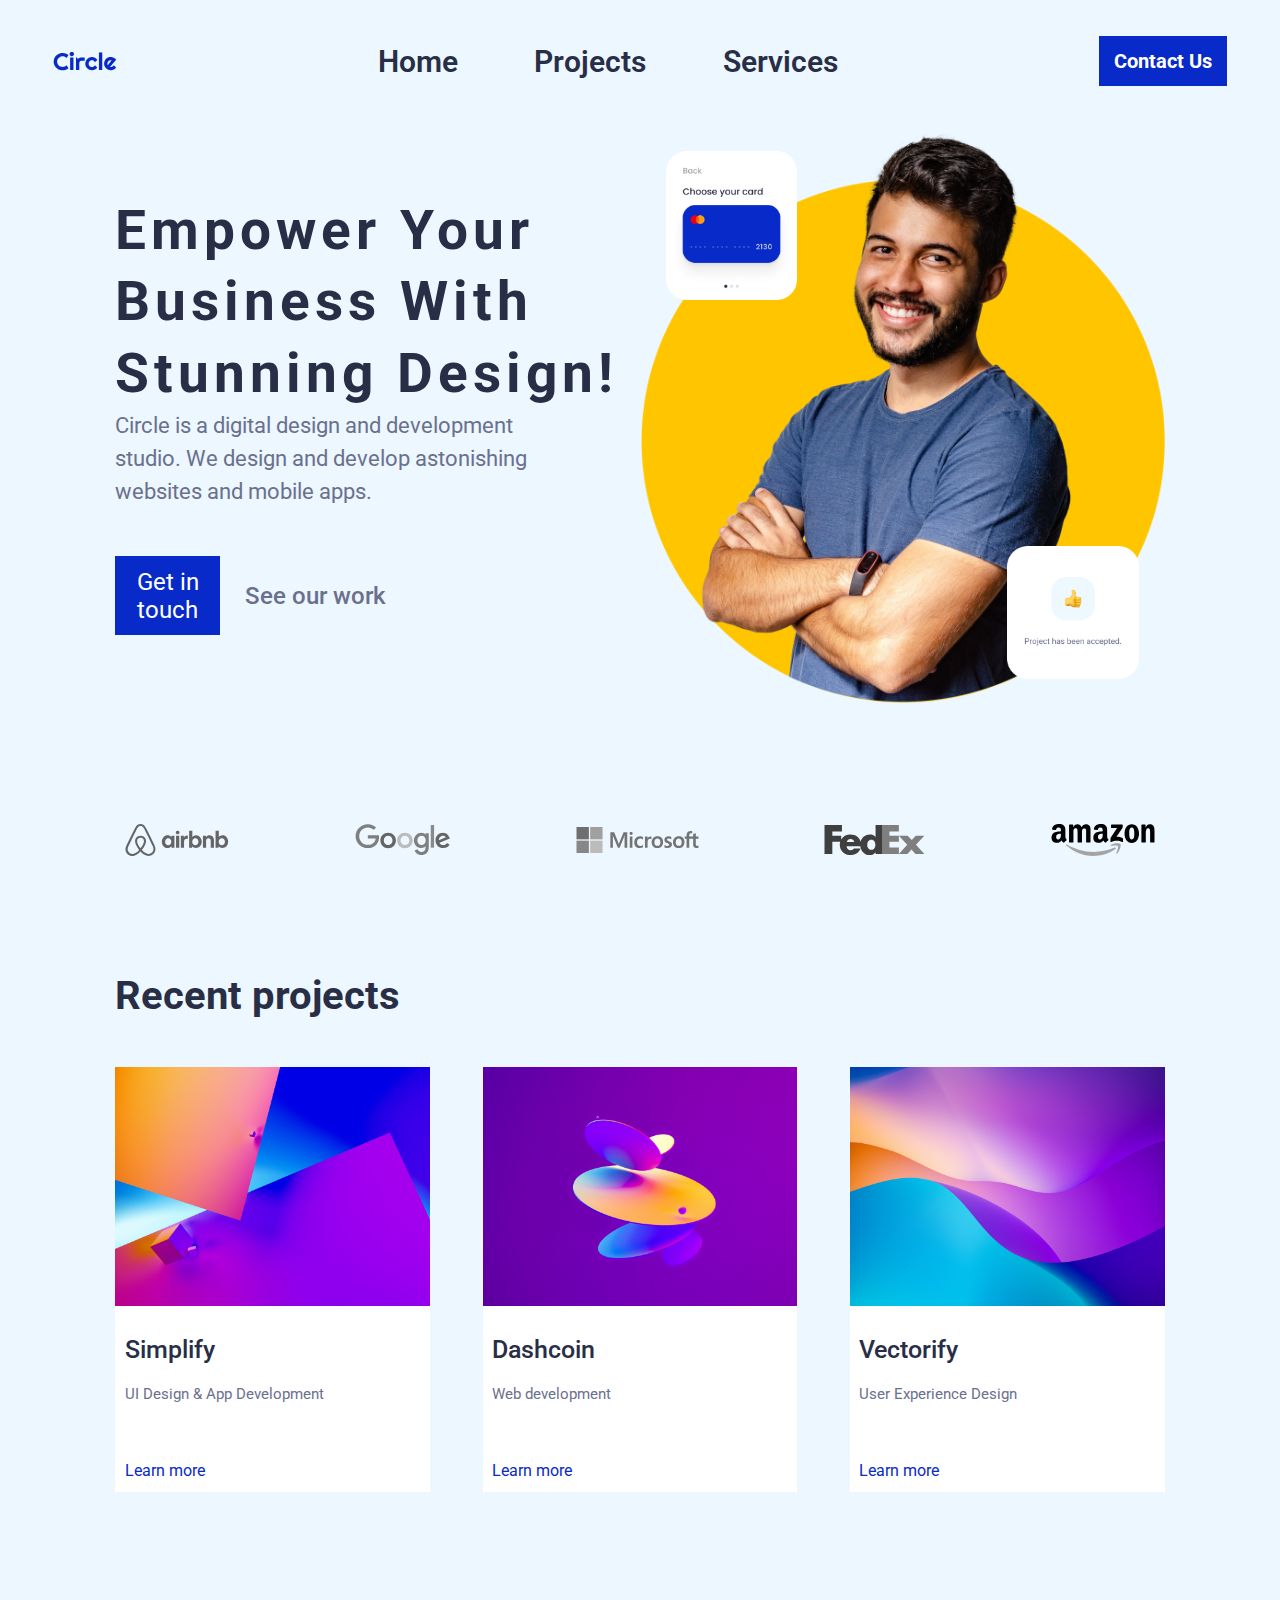
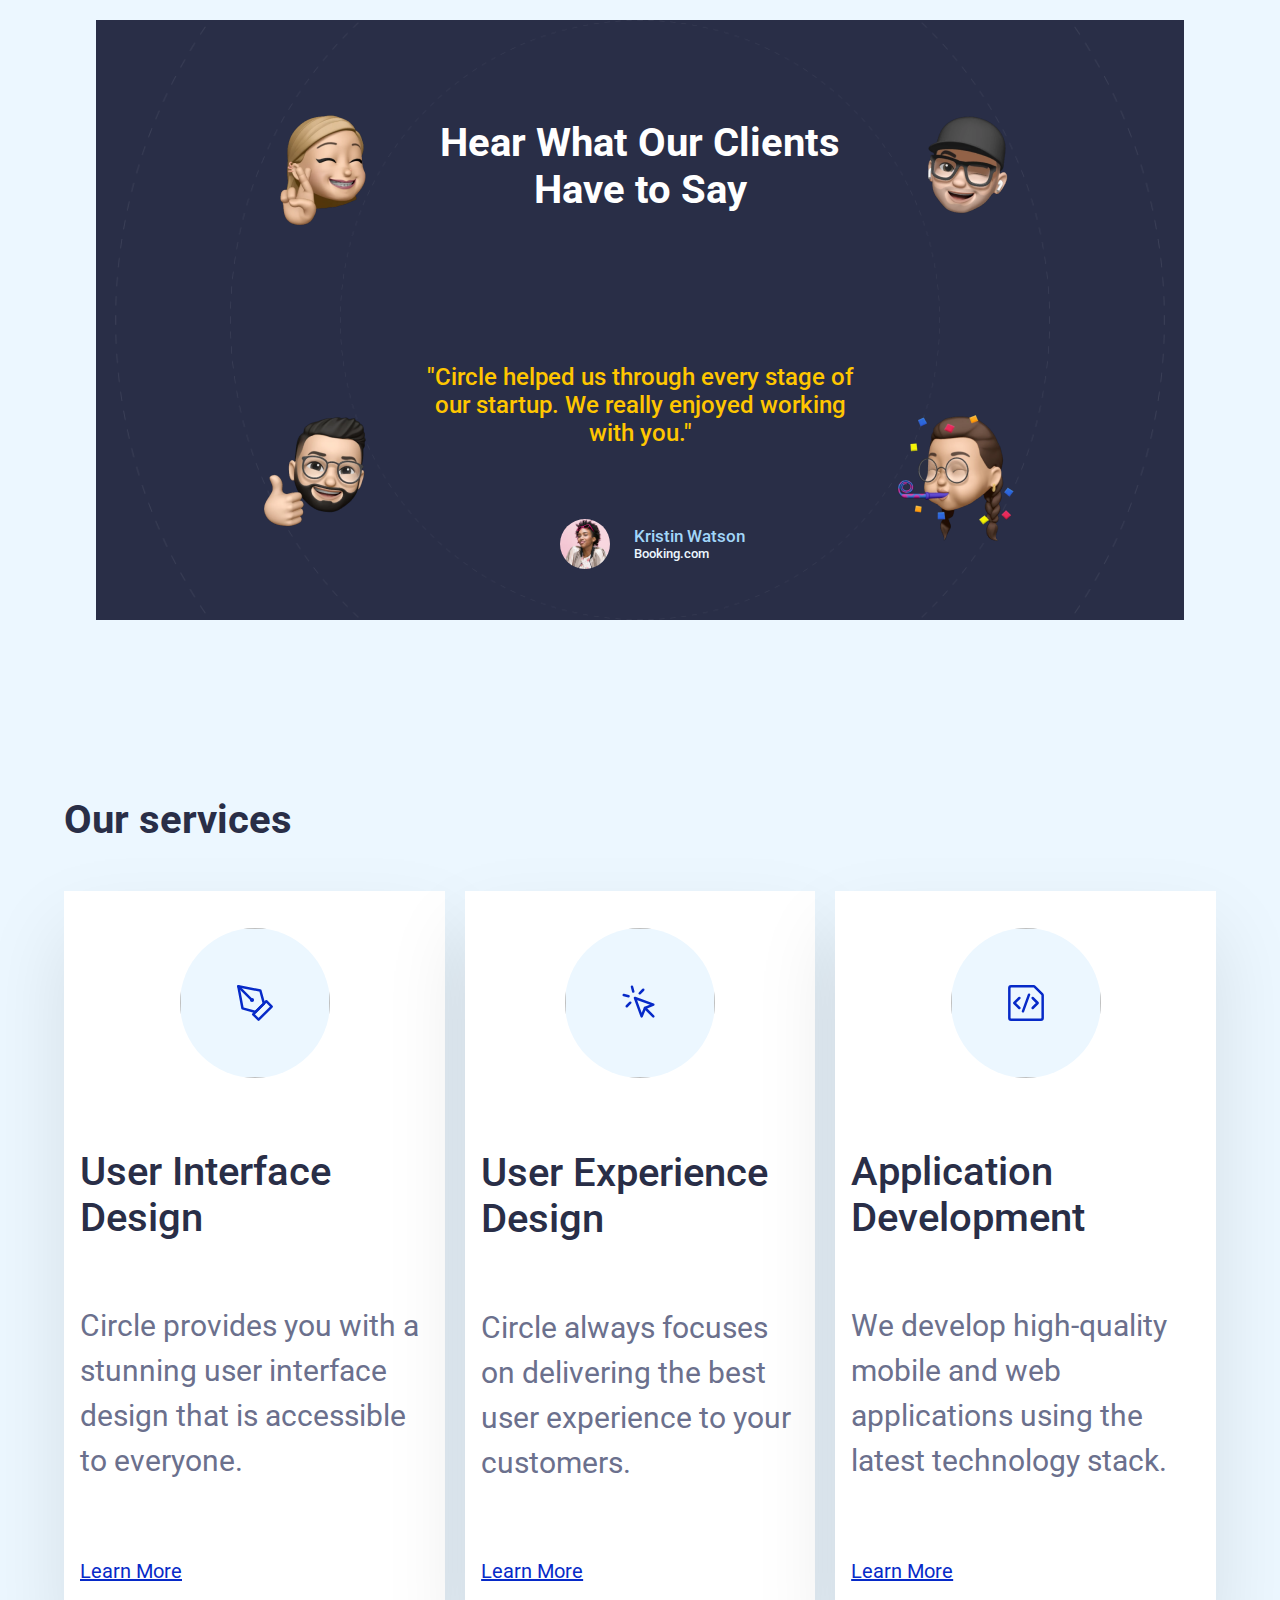
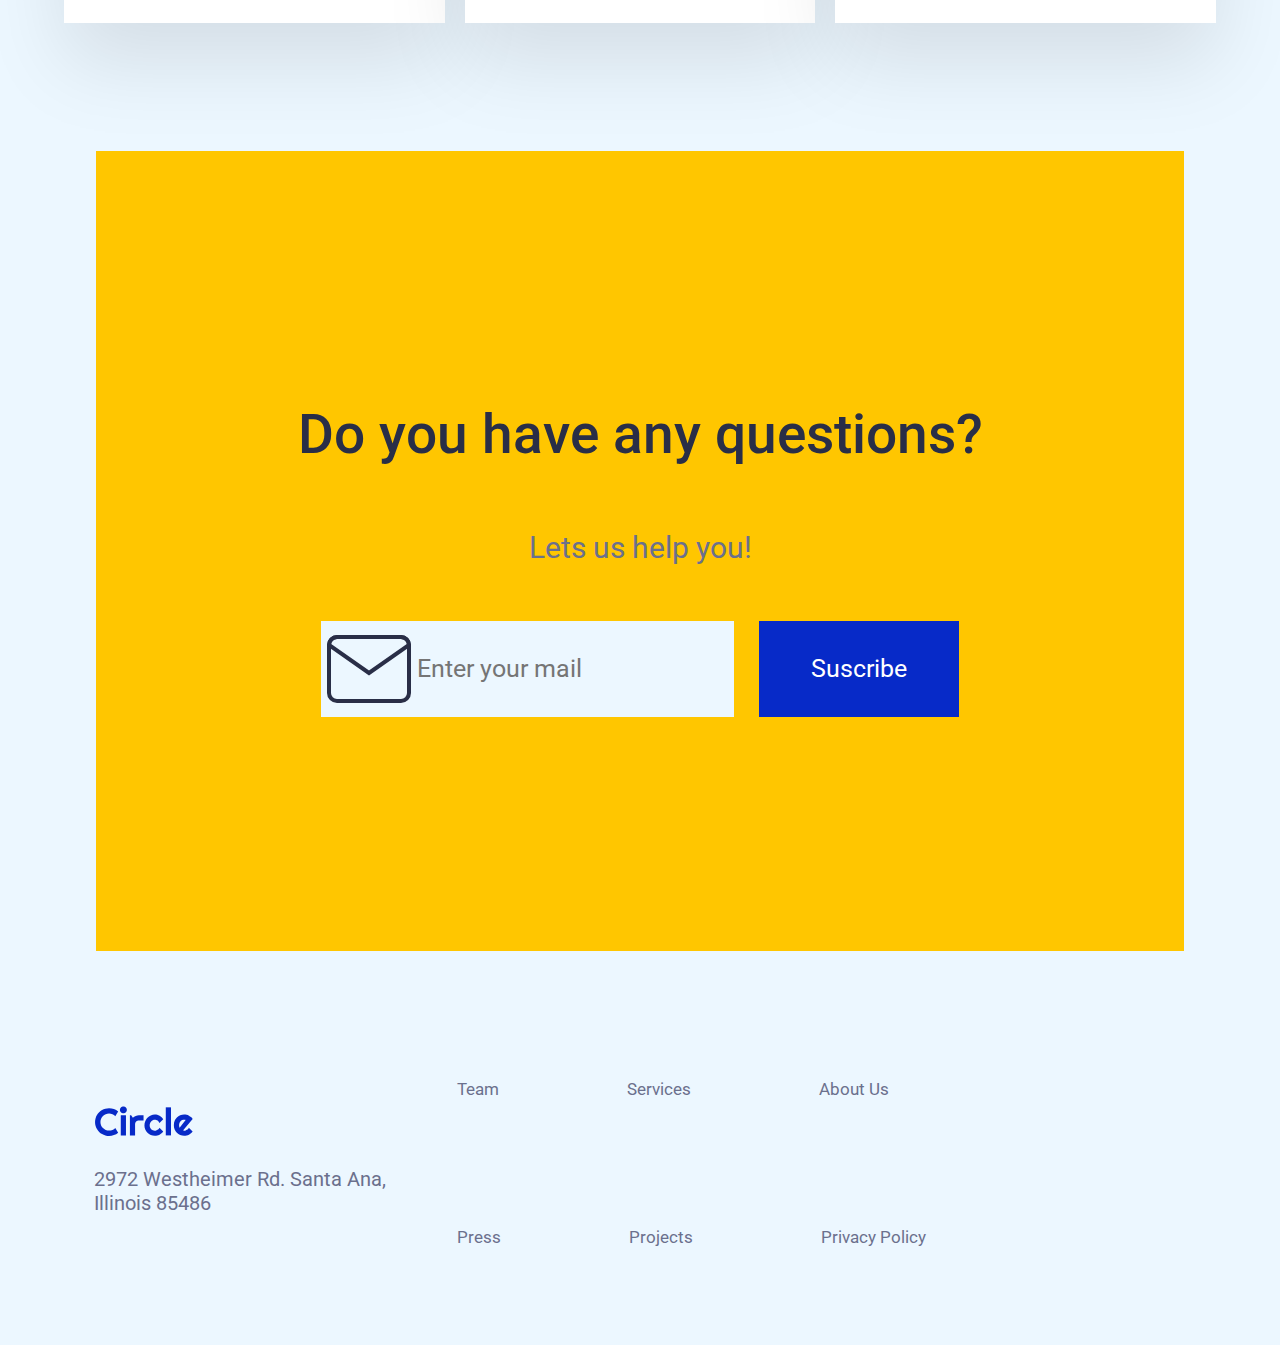
<file: index.html>
<!DOCTYPE html>
<html lang="en">
<head>
    <meta charset="UTF-8">
    <meta http-equiv="X-UA-Compatible" content="IE=edge">
    <meta name="viewport" content="width=device-width, initial-scale=1.0">
    <title>Midtermproject</title>
    <link rel="stylesheet" href="index.css">

    <link rel="preconnect" href="https://fonts.googleapis.com">
    <link rel="preconnect" href="https://fonts.gstatic.com" crossorigin>
    <link href="https://fonts.googleapis.com/css2?family=Roboto:wght@100;300;400;500;700;900&display=swap" rel="stylesheet">
    <link href="https://fonts.googleapis.com/css2?family=Material+Symbols+Outlined:opsz,wght,FILL,GRAD@20..48,100..700,0..1,-50..200" rel="stylesheet"/>
</head>

<body>
    <header class="navbar">
        <img src="./contactUs/images/circle.svg" class="logoCircle">
            
            
        <div class="navigation">
            <a style="text-decoration: none;" href="./index.html">Home</a>
            <a style="text-decoration: none;" href="./project-page/projectPage.html">Projects</a>
            <a style="text-decoration: none;" href="#services">Services</a>
           

        </div>
        <button onclick="window.location.href='./contactUs/ContactUs.html'" class="contactBtn">Contact Us</button>  
    </header>
    
    <main>
        <section class="empower">
            <div class="empowerBox">
                <div class="empowerTextcontainer">
                 
                
                    <h1>Empower Your Business With Stunning Design!</h1>
                    
                    <p>Circle is a digital design and development studio. We design and develop astonishing websites and mobile apps.</p>
                    <div class="empowerbuttons">
                    <button class="getInTouchBtn">Get in touch</button>
    
                    <a class="SeeOurWork" href="">See our work</a>   
                   </div>
                </div>
          
        
                 <div class="empowerImage">
                        <img class=empowerImage-img src="./images/hero-section/hero-image.png">
                        <img class=empowerCard1 src="./images/hero-section/Card 1good.png" >
                        <img class=empowerCard2 src="./images/hero-section/Card 2good.png" >
                        
                </div>

            </div>

        </section>
        <section class="empower-bottom">
            <div class="brand-logo">
                <img src="./images/logos/airbnb-logo.svg" alt="Airbnb">
            </div>
            <div class="brand-logo">
                <img src="./images/logos/google-logo.svg" alt="Google">
            </div>
            <div class="brand-logo">
                <img src="./images/logos/microsoft-logo.svg" alt="Microsoft">
            </div>
            <div class="brand-logo">
                <img src="./images/logos/fedex-logo.svg" alt="FedEx">
            </div>
            <div class="brand-logo">
                <img src="./images/logos/amazon-logo.svg" alt="Amazon">
            </div>
        </section>
        <section id="projectsection" class="recentProjects">
            <div class="recenProjectsContainer">
                <h3>Recent projects</h3>

                <div class=recentprojectsIn>

                    <div class="recentBoxes"> 
                        <img src="./project-page/images/1.jpg">
                            <div class="recentboxestext">
                            <h5>Simplify</h5>
                            <p>UI Design & App Development</p>
                            <a class="learnmore" style="text-decoration: none;" href="./project-page/projectPage.html">Learn more</a>    
                            </div>
                    </div>

                    <div class="recentBoxes">
                        
                        <img src="images/projects-section/2.jpg">
                            <div class="recentboxestext">
                            <h5>Dashcoin</h5>
                            <p>Web development</p>
                            <a class="learnmore" style="text-decoration: none;" href="./project-page/projectpage2.html">Learn more</a> 
                            </div>
                    </div>

                 
                    <div class="recentBoxes">
                        <img src="images/projects-section/5.jpg">
                            <div class="recentboxestext">
                            <h5>Vectorify</h5>
                            <p>User Experience Design</p>
                            <a class="learnmore" style="text-decoration: none;" href="./project-page/projectpage3.html">Learn more</a> 
                          </div>
                    </div>
                   
            </div>
                </div>
            </div>
       </section>
       
         <section class=hearbox>
          <div class="hear">
                <div class="lateralizquierdo">
                    <img src="images/testimonial-section/memoji-1.png" alt="em-cross-fingers" class="emojis">
                    <img src="images/testimonial-section/memoji-3.png" alt="em-okey" class="emojis">
                </div>
                <div class="central">
                    <h3 class="h3-central">Hear What Our Clients Have to Say</h4>
                    <h4 class="h4-central">"Circle helped us through every stage of our startup. We really enjoyed working with you."</p>
                    <div class="perfil-central">
                        <div>
                            <picture class="profile"></picture> 
                        </div>
                        <div>
                            <p class="hear-name">Kristin Watson</p>
                            <p class="hear-web">Booking.com</p>
                        </div>
                    </div>
                </div>
                <div class="lateralderecho">
                    <img src="images/testimonial-section/memoji-2.png" alt="em-party" class="emojis" >
                    <img src="images/testimonial-section/memoji-4.png" alt="em-wink" class="emojis" >
                </div> 
         </div>
        </section>

        <section class="servicesSection" id="services">
            <div class="services">
                <h3>Our services</h3>
                <div class="ourservices">
                    <div class="service-container">
                        <img class="icon-1"></img>
                        <h5>User Interface Design</h5>
                        <p>Circle provides you with a stunning user interface design that is accessible to everyone.</p>
                        <a href="#">Learn More</a>
                    </div>
                    <div class="service-container">
                        <img class="icon-2"></img>
                        <h5>User Experience Design</h5>
                        <p>Circle always focuses on delivering the best user experience to your customers.</p>
                        <a href="#">Learn More</a>
                    </div>
                    <div class="service-container">
                        <img class="icon-3"></img>
                        <h5>Application Development</h5>
                        <p>We develop high-quality mobile and web applications using the latest technology stack.</p>
                        <a href="#">Learn More</a>
                    </div>

                </div>
            </div>
        </section>
        <section class="questionsBox">
            <div class="questions">
                <h5>Do you have any questions?</h5>
                <p>Lets us help you!</p>
                <div class="questionstext">    
                    <form class=formulario action="">
                        <div class="inputbox"> 
                            <img src="images/newsletter/icon/mail.svg"> 
                            <input type="email" placeholder="Enter your mail">
                        </div>
                        <div class="button">
                         <button class="button1" type="submit">Suscribe</button> 
                        </div>

                    </form>
                </div>

            </div>          
        </section>
    </main>
    <footer>
         <div class="footercontainer1">
             <div class="footercontainer2">
                        <img src="./contactUs/images/circle.svg">
                        <p>2972 Westheimer Rd. Santa Ana,<br> Illinois 85486</p>
                        </div>


                        <div class="footercontainer3">
                            <div >
                                <ul>
                                    <li>Team</li>
                                    <li>Services</li>
                                    <li>About Us</li>
                                </ul>
                            </div>
                            <div>
                                <ul>
                                    <li>Press</li>
                                    <li>Projects</li>
                                    <li>Privacy Policy</li>
                                </ul>
                            </div>       
                        </div>
            </div>

                    
    </footer>


<sript src="index.js"></sript>
</body>
</html>
</file>
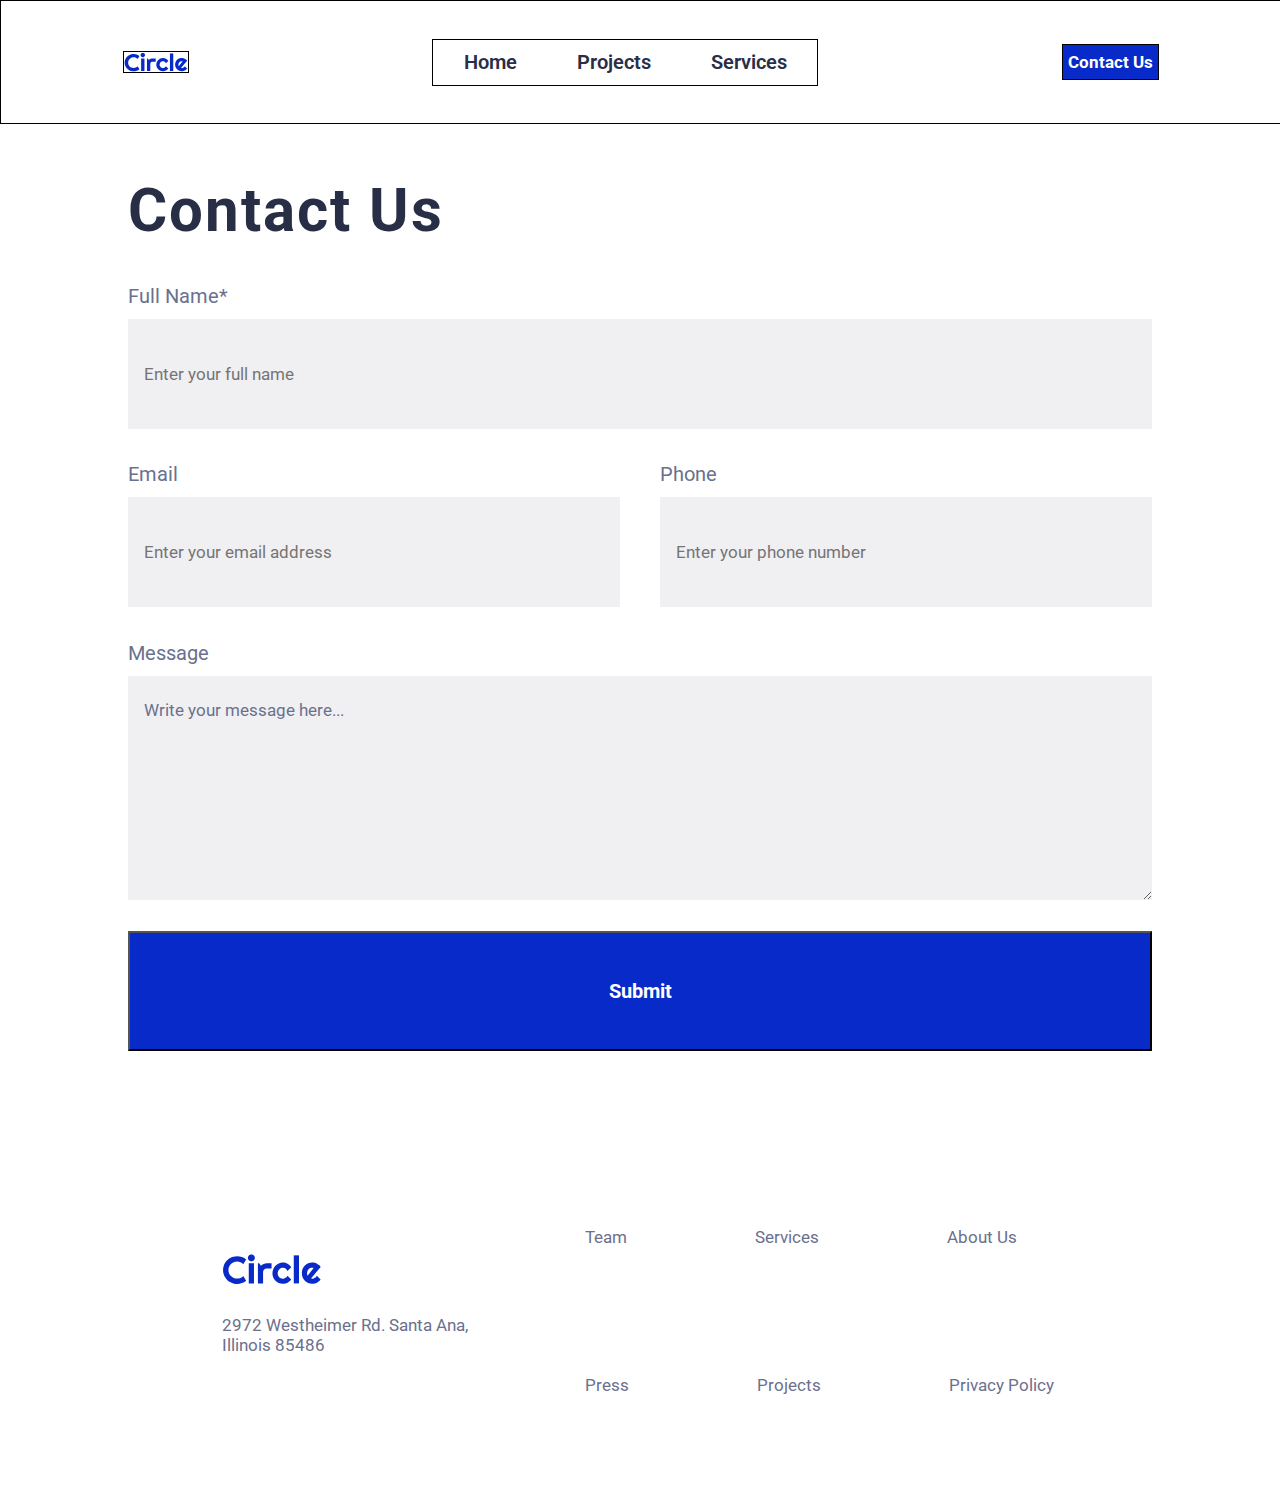
<file: contact-Us/ContactUs.html>
<!DOCTYPE html>
<html lang="en">
<head>
    <meta charset="UTF-8">
    <meta http-equiv="X-UA-Compatible" content="IE=edge">
    <meta name="viewport" content="width=device-width, initial-scale=1.0">
    <title>Midtermproject</title>
    <link rel="stylesheet" href="ContactUs.css">

    <link rel="preconnect" href="https://fonts.googleapis.com">
    <link rel="preconnect" href="https://fonts.gstatic.com" crossorigin>
    <link href="https://fonts.googleapis.com/css2?family=Roboto:wght@100;300;400;500;700;900&display=swap" rel="stylesheet">
    <link href="https://fonts.googleapis.com/css2?family=Material+Symbols+Outlined:opsz,wght,FILL,GRAD@20..48,100..700,0..1,-50..200" rel="stylesheet"/>
</head>

<body>
    <header class="navbar">
        <img src="./images/circle.svg" class="logoCircle">
            
            
        <div class="navigation">
            <a style="text-decoration: none;" href="./index.html">Home</a>
            <a style="text-decoration: none;" href="./project-page/projectPage.html">Projects</a>
            <a style="text-decoration: none;" href="./project-page/projectPage.html">Services</a>
            <!-- falta poner el scroll para luego ubicar este boton -->

        </div>
        <button href="./ContactUs.html"    class="contactBtn">Contact Us</button> 
        <!-- falta un link y hay que agregar un link a un boton -->
        
    </header>


    <section class="contactuscontainer">
        <di id="formulario-contacto">
            <h1>Contact Us</h1>

            <form action="">

                <div class="label-input">
                    <label class="label" for="name">Full Name*</label>
                    <input class="input" name="name" type="text" placeholder="Enter your full name">
                </div>
                <div class="mail-phone">
                    <div class= "label-input mail">
                        <label class="label" for="name">Email</label>
                        <input class="input" name="name" type="text" placeholder="Enter your email address">
                    </div>
                    <div class="label-input phone">
                        <label class="label" for="name">Phone</label>
                        <input class="input" name="name" type="text" placeholder="Enter your phone number">
                    </div>
                
                </div>
                <div class="label-input">
                    <label class="label" for="name">Message</label>
                    <textarea class="input-text" name="message" rows="10>">Write your message here...</textarea>
                </div>
                <button class="submit">Submit</button> 

            
            </form>

        </div>

    </section>

    <footer>
    
        <div class="footercontainer1">

                     <div class="footercontainer2">
                    <img src="./images/circle.svg">
                    <p>2972 Westheimer Rd. Santa Ana,<br> Illinois 85486</p>
                    </div>


                    <div class="footercontainer3">
                        <div >
                            <ul>
                                <li>Team</li>
                                <li>Services</li>
                                <li>About Us</li>
                            </ul>
                        </div>
                        <div>
                            <ul>
                                <li>Press</li>
                                <li>Projects</li>
                                <li>Privacy Policy</li>
                            </ul>
                        </div>       
                    </div>
        </div>

                  
</footer>


<sript src="index.js"></sript>
</body>
</html>
</file>
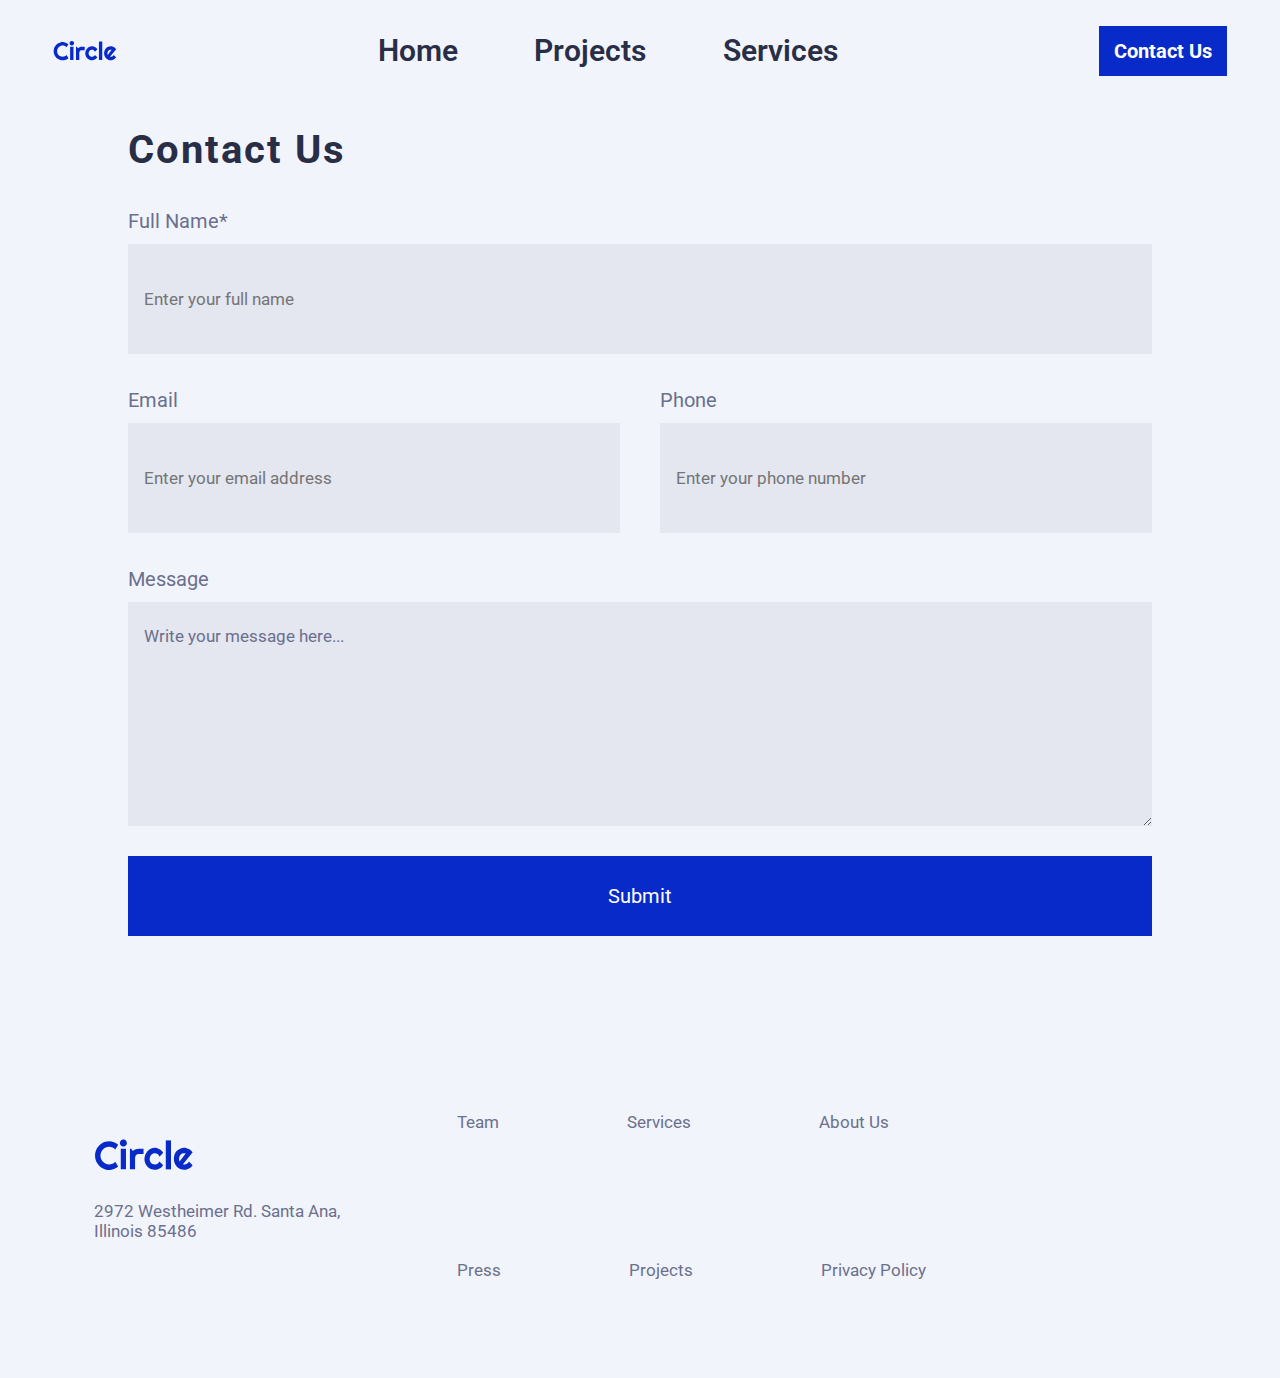
<file: contactUs/ContactUs.html>
<!DOCTYPE html>
<html lang="en">
<head>
    <meta charset="UTF-8">
    <meta http-equiv="X-UA-Compatible" content="IE=edge">
    <meta name="viewport" content="width=device-width, initial-scale=1.0">
    <title>Midtermproject</title>
    <link rel="stylesheet" href="ContactUs.css">

    <link rel="preconnect" href="https://fonts.googleapis.com">
    <link rel="preconnect" href="https://fonts.gstatic.com" crossorigin>
    <link href="https://fonts.googleapis.com/css2?family=Roboto:wght@100;300;400;500;700;900&display=swap" rel="stylesheet">
    <link href="https://fonts.googleapis.com/css2?family=Material+Symbols+Outlined:opsz,wght,FILL,GRAD@20..48,100..700,0..1,-50..200" rel="stylesheet"/>
</head>

<body>
    <header class="navbar">
        <img src="./images/circle.svg" class="logoCircle">
            
            
        <div class="navigation">
            <a style="text-decoration: none;" href="../index.html">Home</a>
            <a style="text-decoration: none;" href="../project-page/projectPage.html">Projects</a>
            <a style="text-decoration: none;" href="../index.html">Services</a>
           

        </div>
        <button href="/contactUs/ContactUs.html"    class="contactBtn">Contact Us</button> 
       
        
    </header>


    <section class="contactuscontainer">
        <di id="formulario-contacto">
            <h1>Contact Us</h1>

            <form id="miFormulario" action="submit-formulario.php" method="post">

                <div class="label-input">
                    <label class="label" for="name">Full Name*</label>
                    <input class="input" id="nombre"name="name" type="text" placeholder="Enter your full name" required>
                </div>

                <div class="mail-phone">
                    <div class= "label-input mail">
                        <label class="label" for="name">Email</label>
                        <input class="input" name="email" type="text" id="email"placeholder="Enter your email address" required>
                    </div>

                    <div class="label-input phone">
                        <label class="label" for="name">Phone</label>
                        <input class="input" id="telefono" name="phone" type="text" placeholder="Enter your phone number" required>
                    </div>
                
                </div>
                <div class="label-input">
                    <label class="label" for="mensaje">Message</label>
                    <textarea class="input-text" id="mensaje" name="mensaje"  rows="10" required>Write your message here...</textarea>
                </div>
                <button class="button-contact" type="submit">Submit</button>  
            </form>
            <div class="error-message">           
            </div>
        </div>

    </section>

    <footer>
    
        <div class="footercontainer1">

                     <div class="footercontainer2">
                    <img src="./images/circle.svg">
                    <p>2972 Westheimer Rd. Santa Ana,<br> Illinois 85486</p>
                    </div>


                    <div class="footercontainer3">
                        <div >
                            <ul>
                                <li>Team</li>
                                <li>Services</li>
                                <li>About Us</li>
                            </ul>
                        </div>
                        <div>
                            <ul>
                                <li>Press</li>
                                <li>Projects</li>
                                <li>Privacy Policy</li>
                            </ul>
                        </div>       
                    </div>
        </div>

                  
</footer>


<sript src="ContactUs.js"></sript>
</body>
</html>
</file>
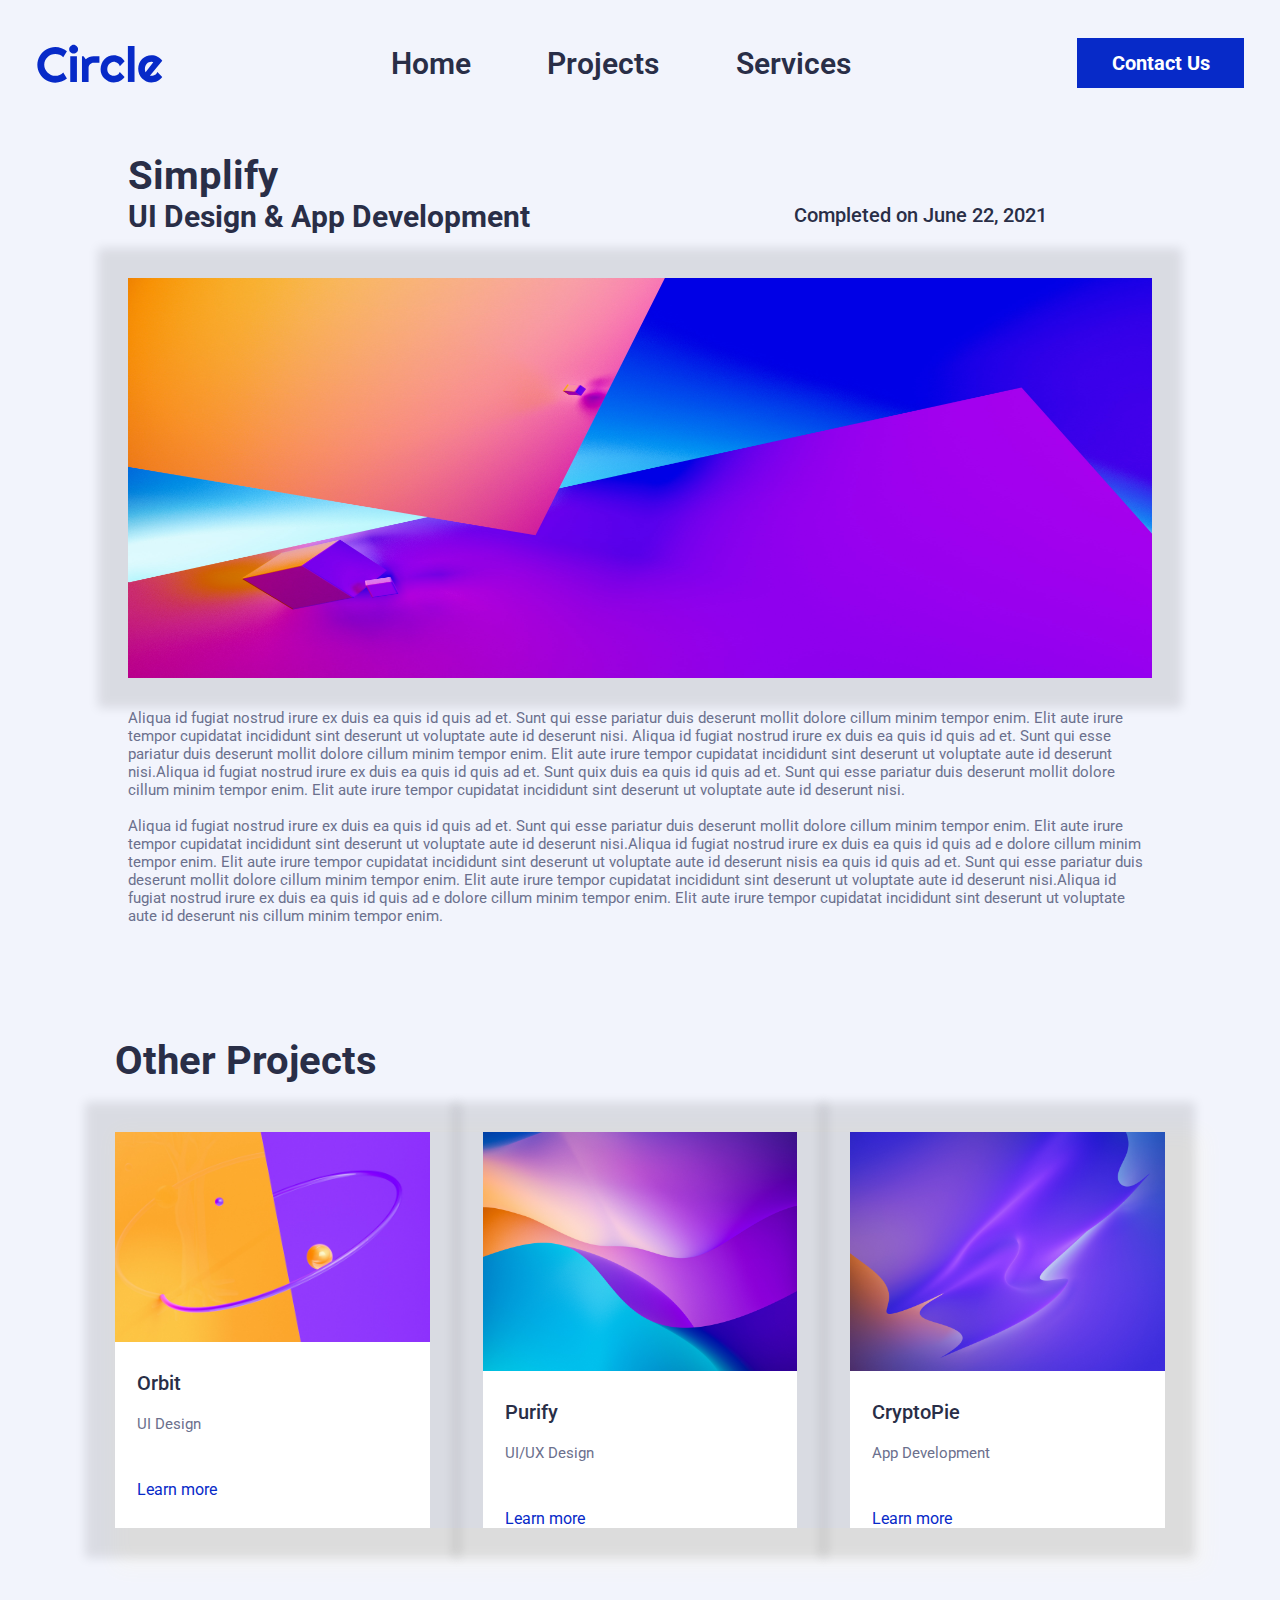
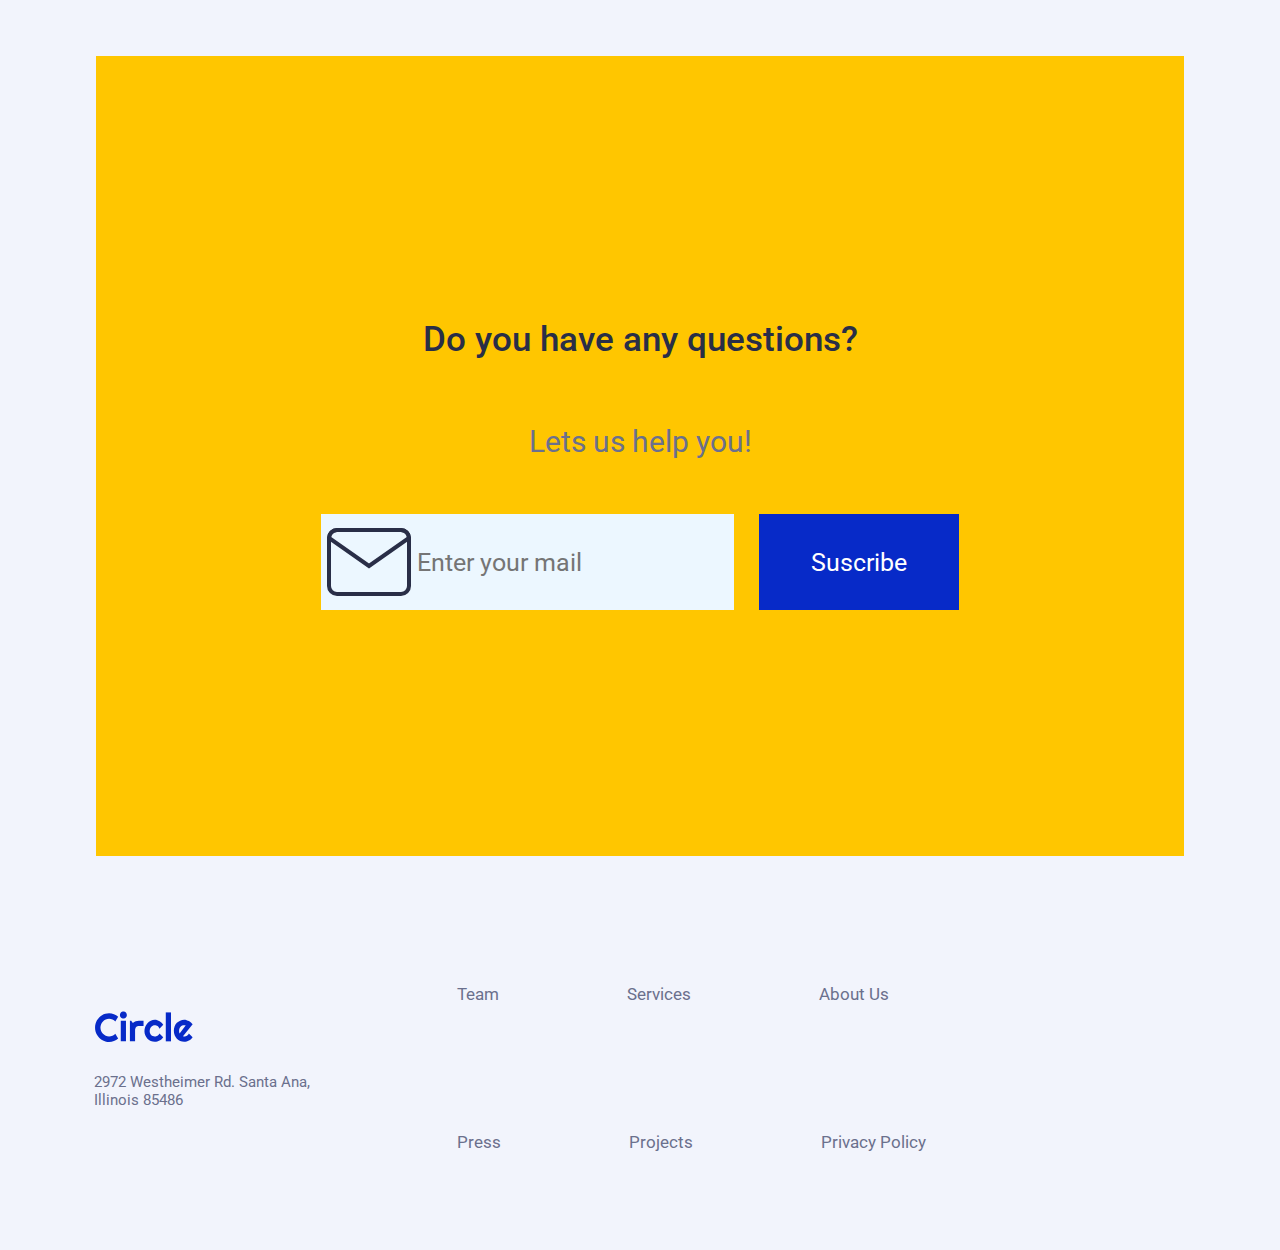
<file: project-page/projectPage.html>
<!DOCTYPE html>
<html lang="en">
<head>
    <meta charset="UTF-8">
    <meta http-equiv="X-UA-Compatible" content="IE=edge">
    <meta name="viewport" content="width=device-width, initial-scale=1.0">
    <title>Midtermproject</title>
    <link rel="stylesheet" href="./projectPage.css">

    <link rel="preconnect" href="https://fonts.googleapis.com">
    <link rel="preconnect" href="https://fonts.gstatic.com" crossorigin>
    <link href="https://fonts.googleapis.com/css2?family=Roboto:wght@100;300;400;500;700;900&display=swap" rel="stylesheet">
    <link href="https://fonts.googleapis.com/css2?family=Material+Symbols+Outlined:opsz,wght,FILL,GRAD@20..48,100..700,0..1,-50..200" rel="stylesheet"/>
</head>

<body>
    <header class="navbar">
        <img src="./images/circle.svg" class="logoCircle">
            
            
        <div class="navigation">
            <a style="text-decoration: none;" href="../index.html">Home</a>
            <a style="text-decoration: none;" href="./projectPage.html">Projects</a>
            <a style="text-decoration: none;" href="../index.html">Services</a>
            <!-- falta poner el scroll para luego ubicar este boton -->

        </div>
        <button class="contactBtn" onclick="window.location.href='../contactUs/ContactUs.html'"> Contact Us </button> 

      
        
    </header>

    <section class="simplifycontainer">
        <div class="simplifybox">
            <h1>Simplify</h1>
                 <h4>UI Design & App Development</h4>   
                 <h5>Completed on June 22, 2021</h5>

                <img src="./images/1.jpg">
                <p>Aliqua id fugiat nostrud irure ex duis ea quis id quis ad et. Sunt qui esse pariatur duis deserunt mollit dolore cillum minim tempor enim. Elit aute irure tempor cupidatat incididunt sint deserunt ut voluptate aute id deserunt nisi. Aliqua id fugiat nostrud irure ex duis ea quis id quis ad et. Sunt qui esse pariatur duis deserunt mollit dolore cillum minim tempor enim. Elit aute irure tempor cupidatat incididunt sint deserunt ut voluptate aute id deserunt nisi.Aliqua id fugiat nostrud irure ex duis ea quis id quis ad et. Sunt quix duis ea quis id quis ad et. Sunt qui esse pariatur duis deserunt mollit dolore cillum minim tempor enim. Elit aute irure tempor cupidatat incididunt sint deserunt ut voluptate aute id deserunt nisi.<br> <br>

                    Aliqua id fugiat nostrud irure ex duis ea quis id quis ad et. Sunt qui esse pariatur duis deserunt mollit dolore cillum minim tempor enim. Elit aute irure tempor cupidatat incididunt sint deserunt ut voluptate aute id deserunt nisi.Aliqua id fugiat nostrud irure ex duis ea quis id quis ad e dolore cillum minim tempor enim. Elit aute irure tempor cupidatat incididunt sint deserunt ut voluptate aute id deserunt nisis ea quis id quis ad et. Sunt qui esse pariatur duis deserunt mollit dolore cillum minim tempor enim. Elit aute irure tempor cupidatat incididunt sint deserunt ut voluptate aute id deserunt nisi.Aliqua id fugiat nostrud irure ex duis ea quis id quis ad e dolore cillum minim tempor enim. Elit aute irure tempor cupidatat incididunt sint deserunt ut voluptate aute id deserunt nis cillum minim tempor enim. </p>
            </div>
    </section>
    <section class="recentProjects">
        <div class="recenProjectsContainer">
            <h3>Other Projects</h3>

            <div class=recentprojectsIn>

                <div class="recentBoxes"> 
                    
                    <img src="./images/4.jpg" class="vectorifyImage">

                    <h5>Orbit</h5>
                    <p class="margin7">UI Design</p>
                    <a class="learnmore" style="text-decoration: none;" href="">Learn more</a>    
                    
                </div>

                <div class="recentBoxes">
                   
                    <img class=vectorifyImage src="./images/5.jpg">
                    <h5>Purify</h5>
                    <p class="margin7" >UI/UX Design</p>
                    <a class="learnmore" style="text-decoration: none;" href="">Learn more</a> 
                </div>

                <div class="recentBoxes">
                   
                    <img src="./images/6.jpg" class="vectorifyImage">
                    <h5>CryptoPie</h5>
                    <p class="margin7">App Development</p>
                    <a class="learnmore" style="text-decoration: none;" href="">Learn more</a> 
               </div>
            </div>
        </div>
   </section>
   <section class="questionsBox">
    <div class="questions">
        <h5>Do you have any questions?</h5>
        <p>Lets us help you!</p>
        <div class="questionstext">
            
            <form class=formulario action="">
                <div class="inputbox"> 
                    <img src="./images/mail.svg"> 
                    <input type="email" placeholder="Enter your mail">
                </div>
                <div class="button">
                 <button class="button1" type="submit">Suscribe</button> 
                </div>

            </form>
        </div>

    </div>          
</section>
</main>
<footer>


    <div class="footercontainer1">

                 <div class="footercontainer2">
                <img src="./images/circle.svg">
                <p>2972 Westheimer Rd. Santa Ana,<br> Illinois 85486</p>
                </div>


                <div class="footercontainer3">
                    <div >
                        <ul>
                            <li>Team</li>
                            <li>Services</li>
                            <li>About Us</li>
                        </ul>
                    </div>
                    <div>
                        <ul>
                            <li>Press</li>
                            <li>Projects</li>
                            <li>Privacy Policy</li>
                        </ul>
                    </div>       
                </div>
    </div>

    

       
</footer>


<sript src="index.js"></sript>
</body>
</html>
</file>
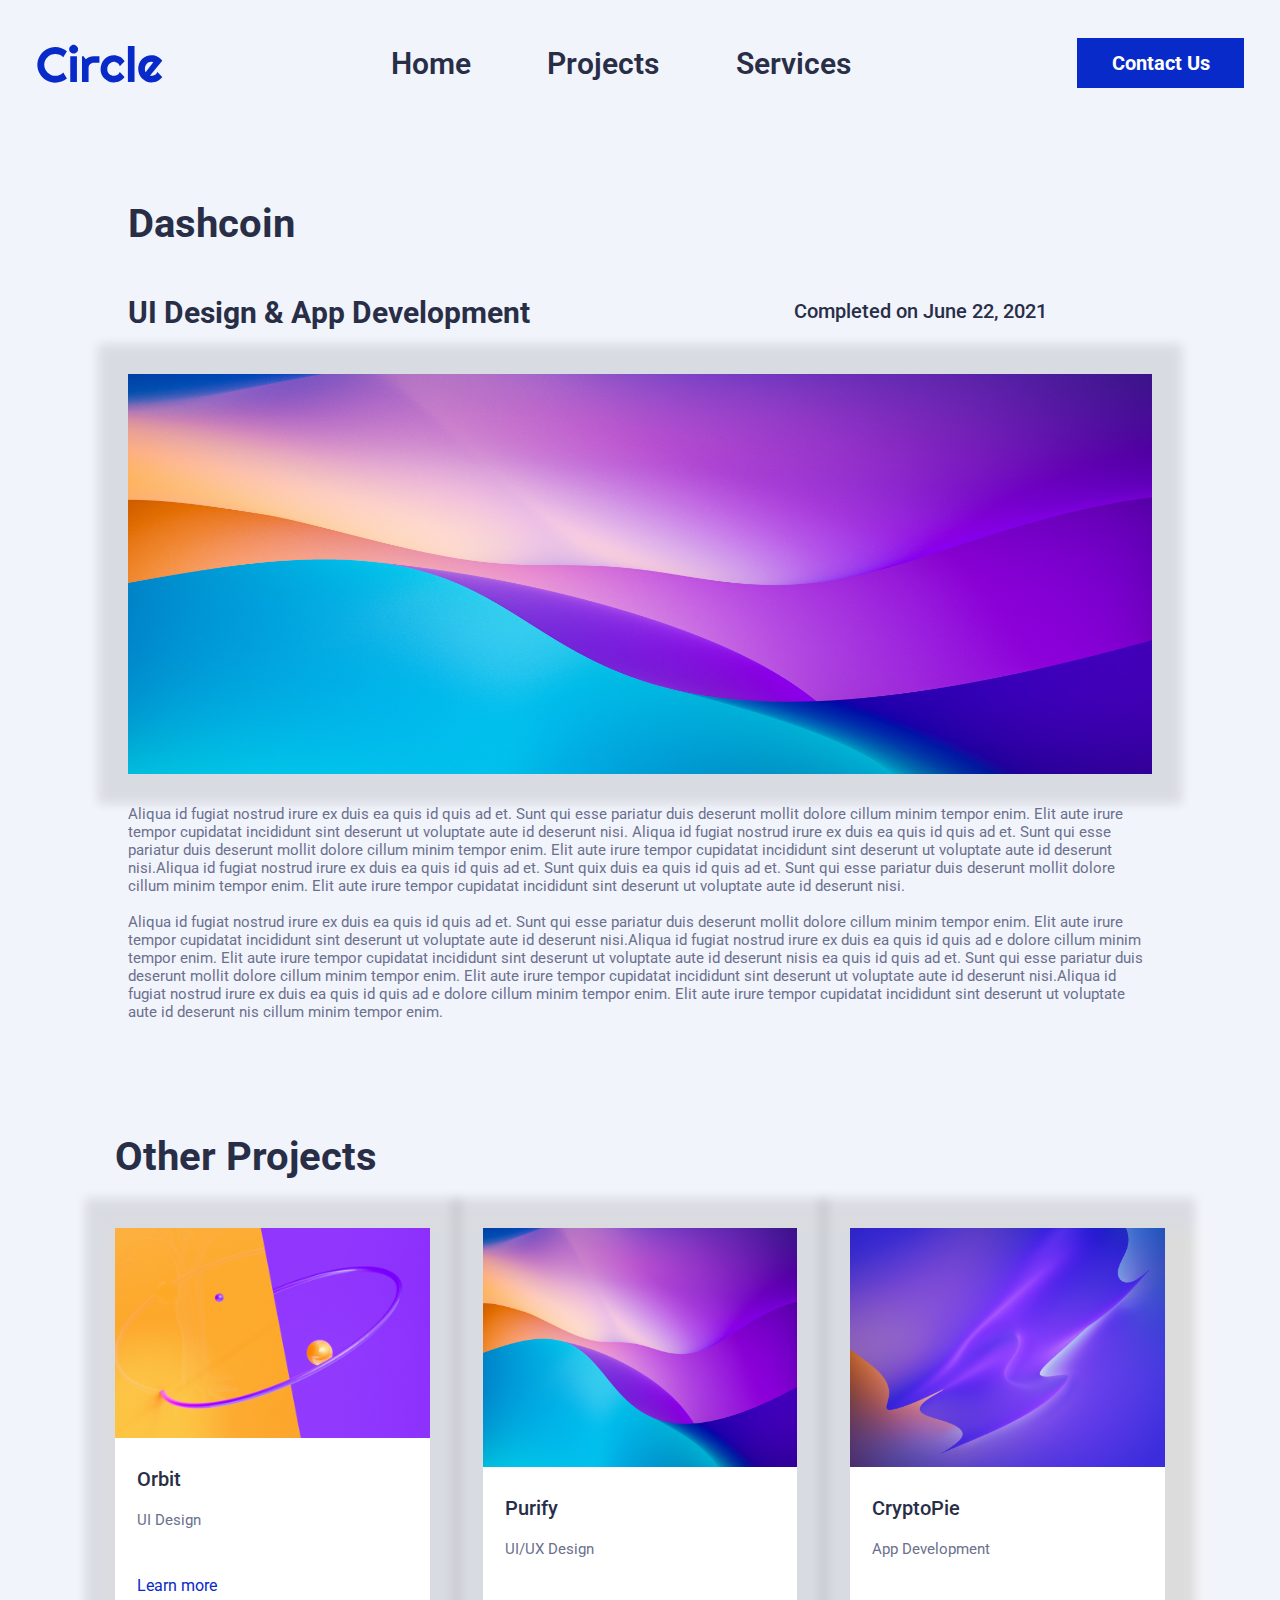
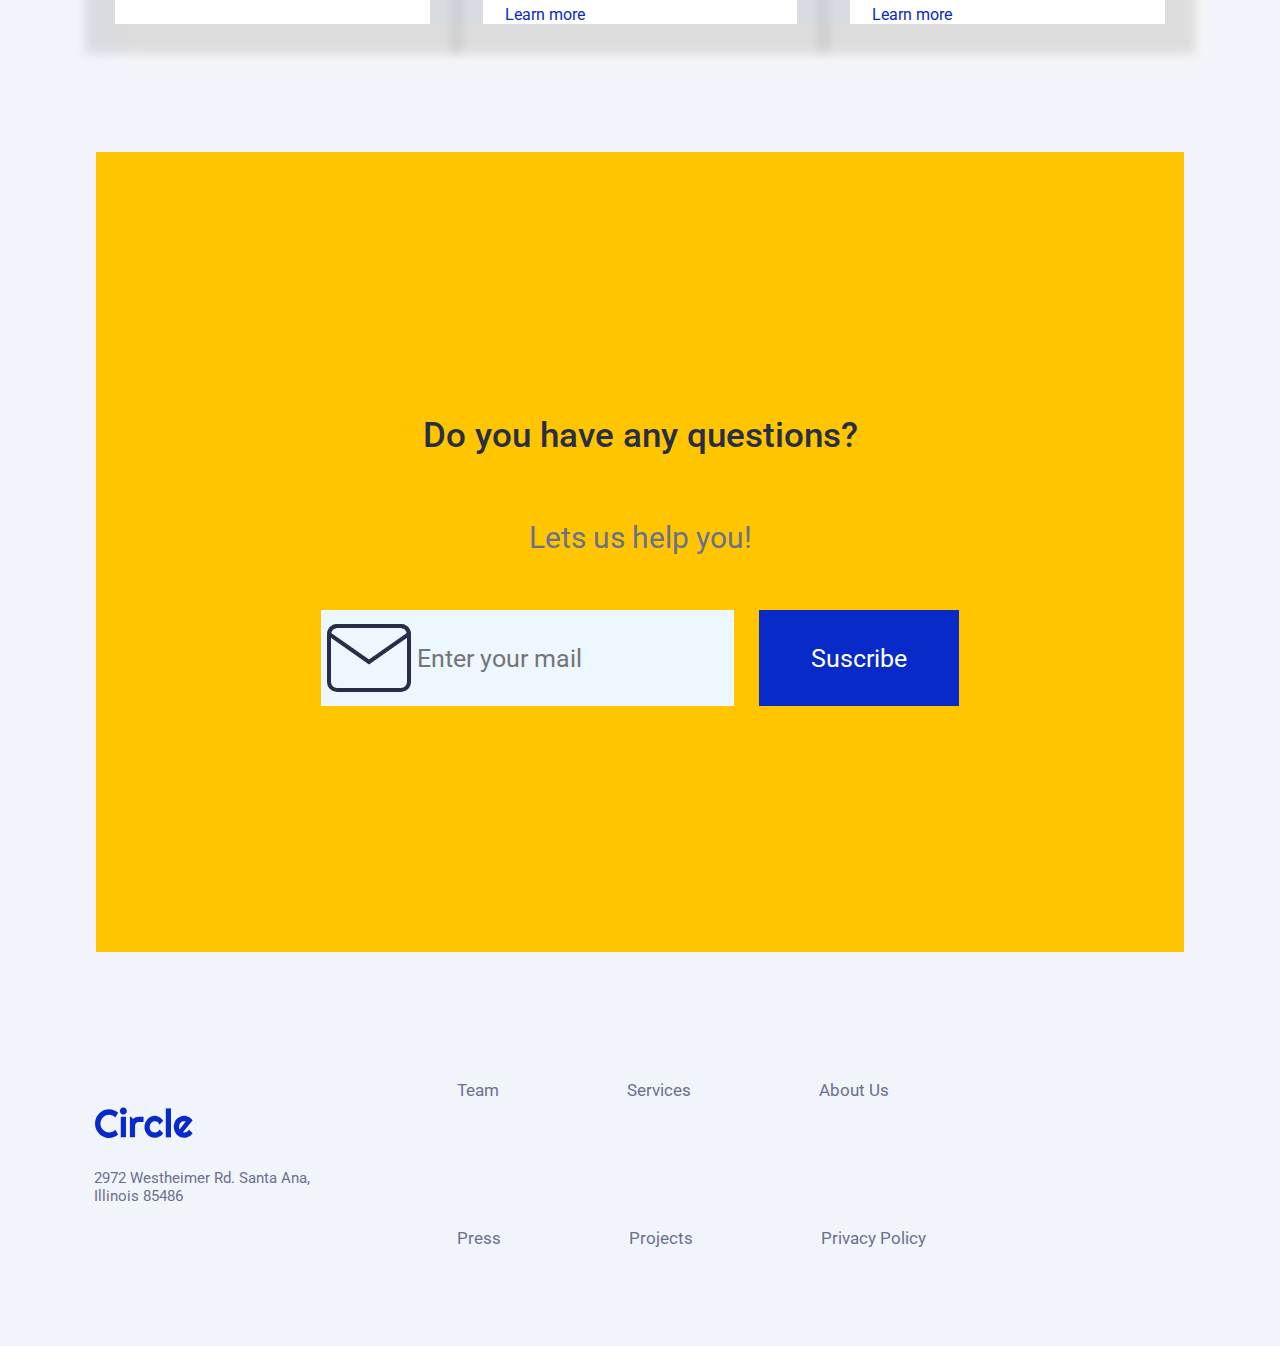
<file: project-page/projectpage2.html>
<!DOCTYPE html>
<html lang="en">
<head>
    <meta charset="UTF-8">
    <meta http-equiv="X-UA-Compatible" content="IE=edge">
    <meta name="viewport" content="width=device-width, initial-scale=1.0">
    <title>Midtermproject</title>
    <link rel="stylesheet" href="./projectPage.css">

    <link rel="preconnect" href="https://fonts.googleapis.com">
    <link rel="preconnect" href="https://fonts.gstatic.com" crossorigin>
    <link href="https://fonts.googleapis.com/css2?family=Roboto:wght@100;300;400;500;700;900&display=swap" rel="stylesheet">
    <link href="https://fonts.googleapis.com/css2?family=Material+Symbols+Outlined:opsz,wght,FILL,GRAD@20..48,100..700,0..1,-50..200" rel="stylesheet"/>
</head>

<body>
    <header class="navbar">
        <img src="./images/circle.svg" class="logoCircle">
            
            
        <div class="navigation">
            <a style="text-decoration: none;" href="../index.html">Home</a>
            <a style="text-decoration: none;" href="./projectPage.html">Projects</a>
            <a style="text-decoration: none;" href="../index.html">Services</a>
            <!-- falta poner el scroll para luego ubicar este boton -->

        </div>
        <button class="contactBtn" onclick="window.location.href='../contactUs/ContactUs.html'"> Contact Us </button> 

      
        
    </header>

    <section class="simplifycontainer">
        <div class="simplifybox">
            <h3>Dashcoin</h3>
                 <h4>UI Design & App Development</h4>   
                 <h5>Completed on June 22, 2021</h5>

                <img src="./images/5.jpg">
                <p>Aliqua id fugiat nostrud irure ex duis ea quis id quis ad et. Sunt qui esse pariatur duis deserunt mollit dolore cillum minim tempor enim. Elit aute irure tempor cupidatat incididunt sint deserunt ut voluptate aute id deserunt nisi. Aliqua id fugiat nostrud irure ex duis ea quis id quis ad et. Sunt qui esse pariatur duis deserunt mollit dolore cillum minim tempor enim. Elit aute irure tempor cupidatat incididunt sint deserunt ut voluptate aute id deserunt nisi.Aliqua id fugiat nostrud irure ex duis ea quis id quis ad et. Sunt quix duis ea quis id quis ad et. Sunt qui esse pariatur duis deserunt mollit dolore cillum minim tempor enim. Elit aute irure tempor cupidatat incididunt sint deserunt ut voluptate aute id deserunt nisi.<br> <br>

                    Aliqua id fugiat nostrud irure ex duis ea quis id quis ad et. Sunt qui esse pariatur duis deserunt mollit dolore cillum minim tempor enim. Elit aute irure tempor cupidatat incididunt sint deserunt ut voluptate aute id deserunt nisi.Aliqua id fugiat nostrud irure ex duis ea quis id quis ad e dolore cillum minim tempor enim. Elit aute irure tempor cupidatat incididunt sint deserunt ut voluptate aute id deserunt nisis ea quis id quis ad et. Sunt qui esse pariatur duis deserunt mollit dolore cillum minim tempor enim. Elit aute irure tempor cupidatat incididunt sint deserunt ut voluptate aute id deserunt nisi.Aliqua id fugiat nostrud irure ex duis ea quis id quis ad e dolore cillum minim tempor enim. Elit aute irure tempor cupidatat incididunt sint deserunt ut voluptate aute id deserunt nis cillum minim tempor enim. </p>
            </div>
    </section>
    <section class="recentProjects">
        <div class="recenProjectsContainer">
            <h3>Other Projects</h3>

            <div class=recentprojectsIn>

                <div class="recentBoxes"> 
                    
                    <img src="./images/4.jpg" class="vectorifyImage">

                    <h5>Orbit</h5>
                    <p class="margin7">UI Design</p>
                    <a class="learnmore" style="text-decoration: none;" href="">Learn more</a>    
                    
                </div>

                <div class="recentBoxes">
                   
                    <img class=vectorifyImage src="./images/5.jpg">
                    <h5>Purify</h5>
                    <p class="margin7" >UI/UX Design</p>
                    <a class="learnmore" style="text-decoration: none;" href="">Learn more</a> 
                </div>

                <div class="recentBoxes">
                   
                    <img src="./images/6.jpg" class="vectorifyImage">
                    <h5>CryptoPie</h5>
                    <p class="margin7">App Development</p>
                    <a class="learnmore" style="text-decoration: none;" href="">Learn more</a> 
               </div>
            </div>
        </div>
   </section>
   <section class="questionsBox">
    <div class="questions">
        <h5>Do you have any questions?</h5>
        <p>Lets us help you!</p>
        <div class="questionstext">
            
            <form class=formulario action="">
                <div class="inputbox"> 
                    <img src="./images/mail.svg"> 
                    <input type="email" placeholder="Enter your mail">
                </div>
                <div class="button">
                 <button class="button1" type="submit">Suscribe</button> 
                </div>

            </form>
        </div>

    </div>          
</section>
</main>
<footer>


    <div class="footercontainer1">

                 <div class="footercontainer2">
                <img src="./images/circle.svg">
                <p>2972 Westheimer Rd. Santa Ana,<br> Illinois 85486</p>
                </div>


                <div class="footercontainer3">
                    <div >
                        <ul>
                            <li>Team</li>
                            <li>Services</li>
                            <li>About Us</li>
                        </ul>
                    </div>
                    <div>
                        <ul>
                            <li>Press</li>
                            <li>Projects</li>
                            <li>Privacy Policy</li>
                        </ul>
                    </div>       
                </div>
    </div>

    

       
</footer>


<sript src="index.js"></sript>
</body>
</html>
</file>
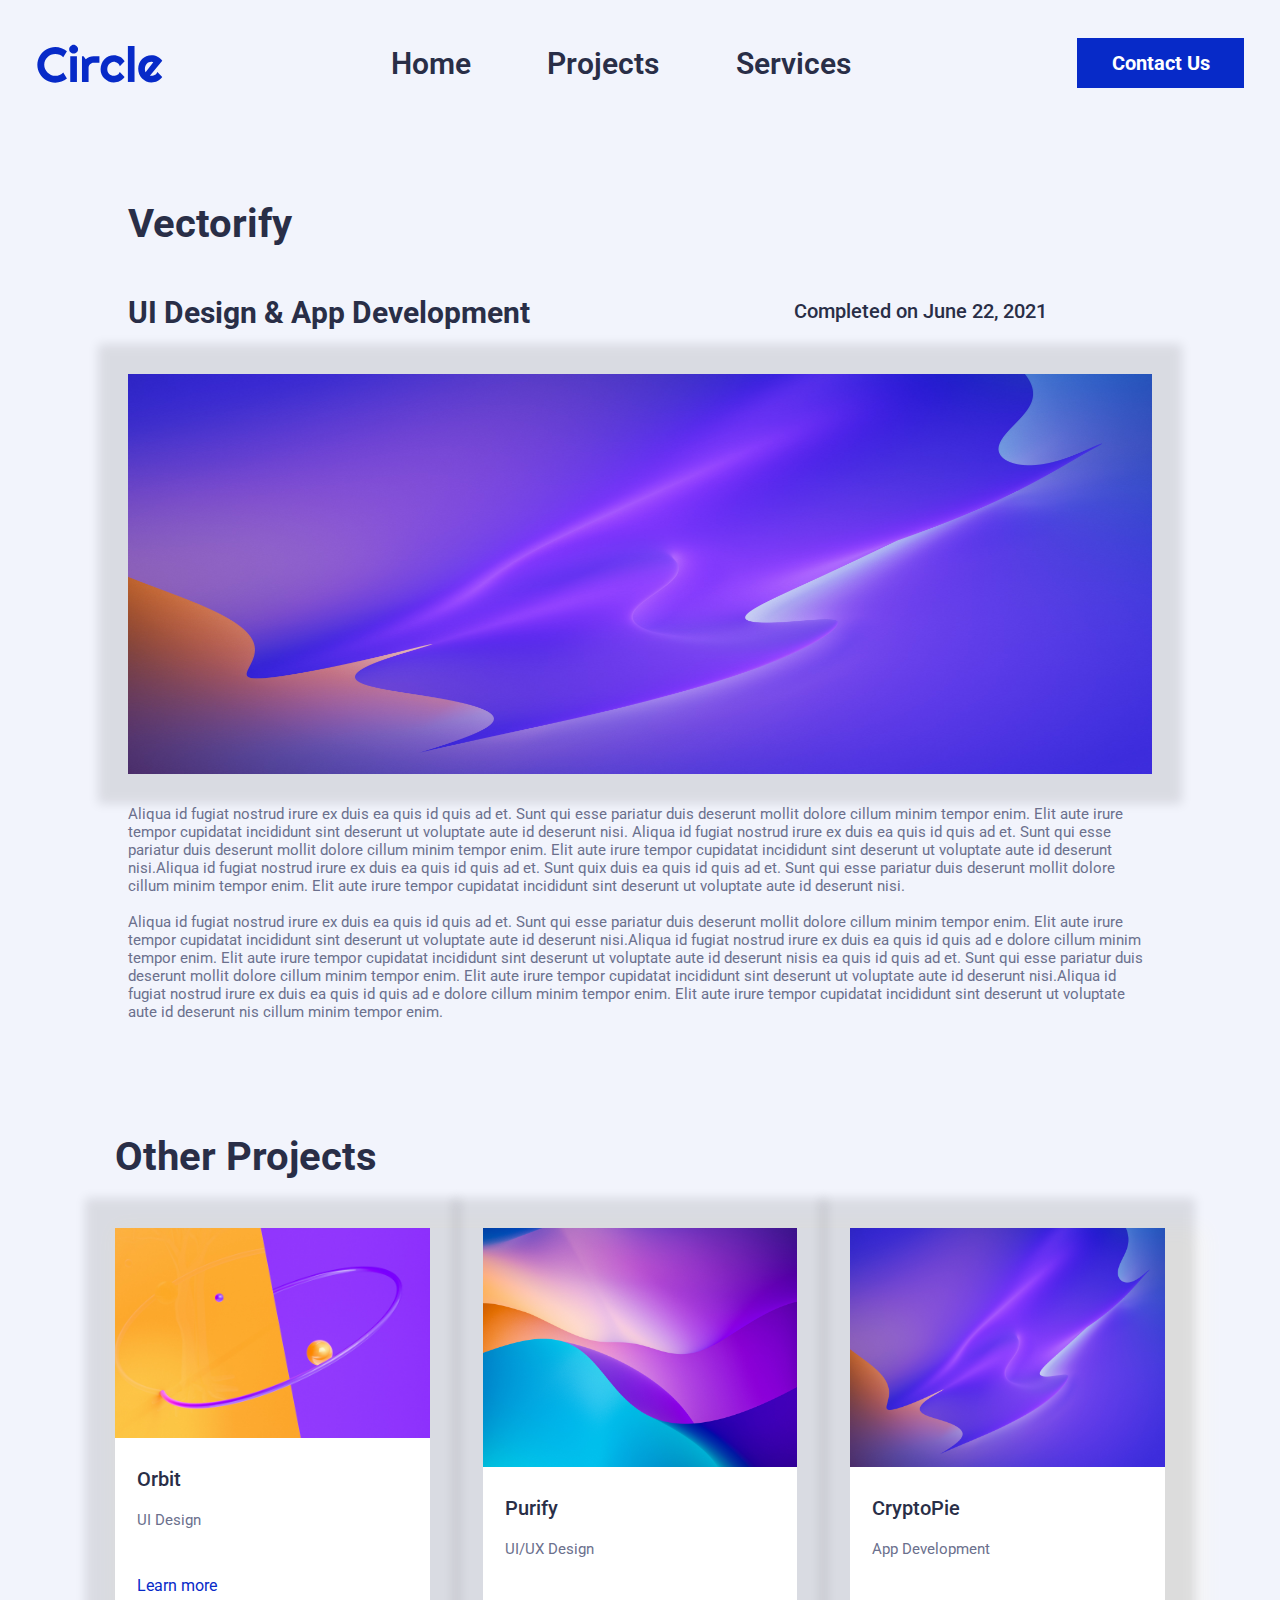
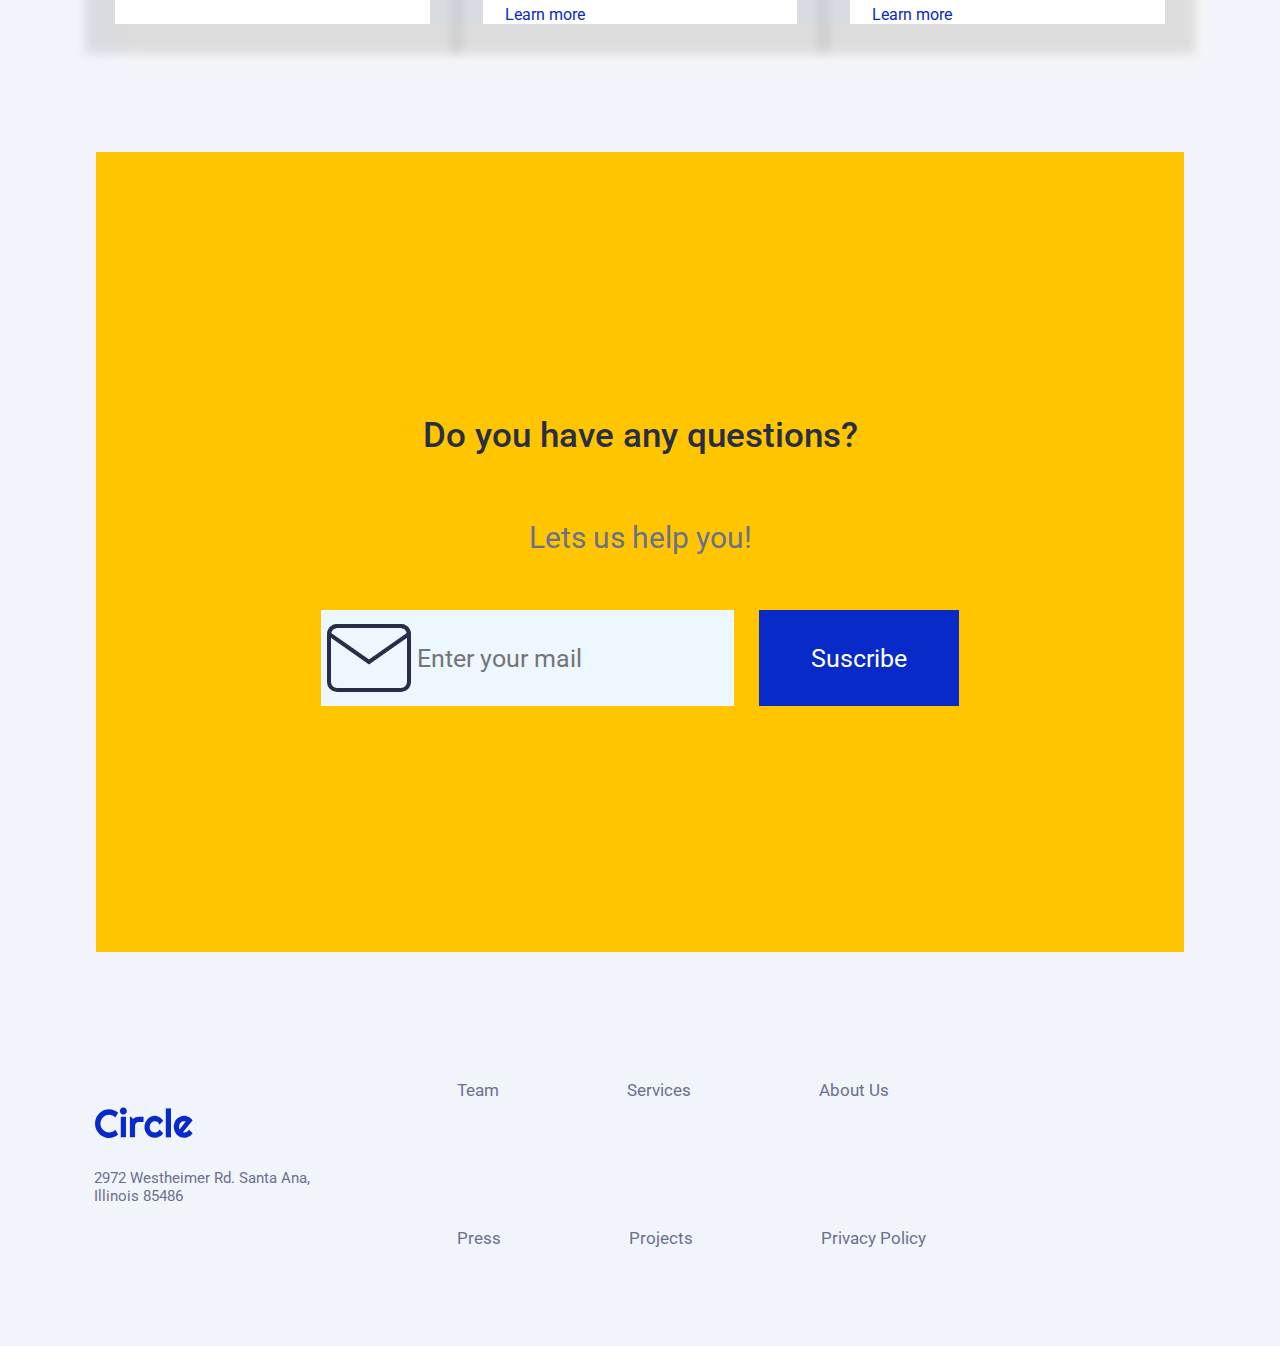
<file: project-page/projectpage3.html>
<!DOCTYPE html>
<html lang="en">
<head>
    <meta charset="UTF-8">
    <meta http-equiv="X-UA-Compatible" content="IE=edge">
    <meta name="viewport" content="width=device-width, initial-scale=1.0">
    <title>Midtermproject</title>
    <link rel="stylesheet" href="./projectPage.css">

    <link rel="preconnect" href="https://fonts.googleapis.com">
    <link rel="preconnect" href="https://fonts.gstatic.com" crossorigin>
    <link href="https://fonts.googleapis.com/css2?family=Roboto:wght@100;300;400;500;700;900&display=swap" rel="stylesheet">
    <link href="https://fonts.googleapis.com/css2?family=Material+Symbols+Outlined:opsz,wght,FILL,GRAD@20..48,100..700,0..1,-50..200" rel="stylesheet"/>
</head>

<body>
    <header class="navbar">
        <img src="./images/circle.svg" class="logoCircle">
            
            
        <div class="navigation">
            <a style="text-decoration: none;" href="../index.html">Home</a>
            <a style="text-decoration: none;" href="./projectPage.html">Projects</a>
            <a style="text-decoration: none;" href="../index.html">Services</a>
        

        </div>
        <button class="contactBtn" onclick="window.location.href='../contactUs/ContactUs.html'"> Contact Us </button> 

      
        
    </header>

    <section class="simplifycontainer">
        <div class="simplifybox">
            <h3>Vectorify</h3>
                 <h4>UI Design & App Development</h4>   
                 <h5>Completed on June 22, 2021</h5>

                <img src="./images/6.jpg">
                <p>Aliqua id fugiat nostrud irure ex duis ea quis id quis ad et. Sunt qui esse pariatur duis deserunt mollit dolore cillum minim tempor enim. Elit aute irure tempor cupidatat incididunt sint deserunt ut voluptate aute id deserunt nisi. Aliqua id fugiat nostrud irure ex duis ea quis id quis ad et. Sunt qui esse pariatur duis deserunt mollit dolore cillum minim tempor enim. Elit aute irure tempor cupidatat incididunt sint deserunt ut voluptate aute id deserunt nisi.Aliqua id fugiat nostrud irure ex duis ea quis id quis ad et. Sunt quix duis ea quis id quis ad et. Sunt qui esse pariatur duis deserunt mollit dolore cillum minim tempor enim. Elit aute irure tempor cupidatat incididunt sint deserunt ut voluptate aute id deserunt nisi.<br> <br>

                    Aliqua id fugiat nostrud irure ex duis ea quis id quis ad et. Sunt qui esse pariatur duis deserunt mollit dolore cillum minim tempor enim. Elit aute irure tempor cupidatat incididunt sint deserunt ut voluptate aute id deserunt nisi.Aliqua id fugiat nostrud irure ex duis ea quis id quis ad e dolore cillum minim tempor enim. Elit aute irure tempor cupidatat incididunt sint deserunt ut voluptate aute id deserunt nisis ea quis id quis ad et. Sunt qui esse pariatur duis deserunt mollit dolore cillum minim tempor enim. Elit aute irure tempor cupidatat incididunt sint deserunt ut voluptate aute id deserunt nisi.Aliqua id fugiat nostrud irure ex duis ea quis id quis ad e dolore cillum minim tempor enim. Elit aute irure tempor cupidatat incididunt sint deserunt ut voluptate aute id deserunt nis cillum minim tempor enim. </p>
            </div>
    </section>
    <section class="recentProjects">
        <div class="recenProjectsContainer">
            <h3>Other Projects</h3>

            <div class=recentprojectsIn>

                <div class="recentBoxes"> 
                    
                    <img src="./images/4.jpg" class="vectorifyImage">

                    <h5>Orbit</h5>
                    <p class="margin7">UI Design</p>
                    <a class="learnmore" style="text-decoration: none;" href="">Learn more</a>    
                    
                </div>

                <div class="recentBoxes">
                   
                    <img class=vectorifyImage src="./images/5.jpg">
                    <h5>Purify</h5>
                    <p class="margin7" >UI/UX Design</p>
                    <a class="learnmore" style="text-decoration: none;" href="">Learn more</a> 
                </div>

                <div class="recentBoxes">
                   
                    <img src="./images/6.jpg" class="vectorifyImage">
                    <h5>CryptoPie</h5>
                    <p class="margin7">App Development</p>
                    <a class="learnmore" style="text-decoration: none;" href="">Learn more</a> 
               </div>
            </div>
        </div>
   </section>
   <section class="questionsBox">
    <div class="questions">
        <h5>Do you have any questions?</h5>
        <p>Lets us help you!</p>
        <div class="questionstext">
            
            <form class=formulario action="">
                <div class="inputbox"> 
                    <img src="./images/mail.svg"> 
                    <input type="email" placeholder="Enter your mail">
                </div>
                <div class="button">
                 <button class="button1" type="submit">Suscribe</button> 
                </div>

            </form>
        </div>

    </div>          
</section>
</main>
<footer>


    <div class="footercontainer1">

                 <div class="footercontainer2">
                <img src="./images/circle.svg">
                <p>2972 Westheimer Rd. Santa Ana,<br> Illinois 85486</p>
                </div>


                <div class="footercontainer3">
                    <div >
                        <ul>
                            <li>Team</li>
                            <li>Services</li>
                            <li>About Us</li>
                        </ul>
                    </div>
                    <div>
                        <ul>
                            <li>Press</li>
                            <li>Projects</li>
                            <li>Privacy Policy</li>
                        </ul>
                    </div>       
                </div>
    </div>

    

       
</footer>


<sript src="index.js"></sript>
</body>
</html>
</file>
<file: index.css>
* {
margin: 0;
padding: 0;
font-family: 'Roboto';
font-style: normal;
color: #292e47;
}
body {
    background-color: #ecf7ff;
}
h1{
    font-size: 70px;
    font-weight: 700;
    letter-spacing: 5px;
    line-height: 130%;
}
h3 {
    color: #292e47;
    font-size: 40px;
    margin: 3rem 0;
}
h5 {
    margin: 30px 0 20px 0;
    font-size: 24px;
    line-height: 115%;
    font-weight: 500;
}
p {
    
    color: #6B708D;
}

.navbar {
    display: flex;
    justify-content: space-around;
    align-content: center;
    align-items: center;
    text-align: center;
    align-self: center;
    width: 100%;
    height: 122px;
    top: 0px;
  

}
.logoCircle {

    width: 5%; 
    height: auto;
    padding: 0;
}
.navigation {
 
    width: 60%;
    height: 5vh;
    display: flex;
    justify-content: center;
    gap:10%;
    align-items: center;
    font-size: 30px;
    font-family: "Roboto";
    font-weight: 600;
    
    
}
.navigation a:hover {
    font-weight: bolder;
    color: #072AC8;
    
}

.contactBtn {   

        width: 6%;
        height: 50px;
        background-color:#072AC8;
        font-size: 20px;
        font-family: "Roboto";
        font-weight:bold;
        color: white;
        border: none;
}
.contactBtn:hover {
    cursor:pointer;
}
.hamburger {
    display: none;
}

.hamburger-menu{
    display: none;
}
.empower {
    width: 100%;
    height:auto;
    display: flex;
    justify-content: center;
   
}
.empowerBox { 
    display:flex;
    flex-direction:row;
    justify-content: center;
    width: 82%;
    height:auto;  
}
.empowerTextcontainer { 
    display: flex;
    justify-content: center;
    flex-flow: column;
    width: 50%;
    height: auto;
}

.empowerTextcontainer h1 {
   color: #292e47;
   font-size: 98px;
   
}
.empowerTextcontainer p {
   
    width: 85%;
    font-weight: 400;
    font-size: 40px;
    line-height: 150%;
    color: #6B708D;
    margin-bottom: 3rem;
}
.empowerbuttons {
    display: flex;
    flex-direction:row;
    flex-wrap: wrap;
    justify-content:flex-start;
    text-align: center;
    gap:25px;
    
}
.getInTouchBtn {
    background-color: #072ac8;
    font-size: 24px;
    color: white;
    border: 0;
    height: 79px;
    width: 20%;

    }

.empowerTextcontainer a {
        text-decoration: none;
        font-size: 24px;
        font-weight: 500;
        color: #6B708D;
        align-self: center;
    }

.empowerImage {
    position:relative;
    display: flex;
    justify-content: center;
    height: auto;
    width: 50%;
   
    }
 .empowerCard1{
    position: absolute;
    left: 5%;  
    width:25%;
    top: 5%;
    }
 
 .empowerImage-img {
    position:relative;
    width: 100%;
    height: auto;
    }
.empowerCard2 {
    position:absolute;
    bottom: 5%;
    right: 5%;
    width: 25%;

}
.empower-bottom {
  
    display: flex;
    justify-content: space-evenly;
    justify-items: center;
    align-items: center;
    flex-direction: row;
    width:100%;
    height:auto;
    margin-top: 9%;
}
.brand-logo {
    -webkit-filter: grayscale(1);

}
.brand-logo:hover {
    -webkit-filter: grayscale(0);
    
}
.recentProjects {
   
    width: 100%;
    display: flex;
    justify-content: center;
    margin-top: 5%;
}
.recenProjectsContainer {
    
    display:flex;
    flex-direction:column;
    width: 82%;
   
}
.recentprojectsIn {
    display:flex;
    flex-direction:row;
    justify-content: space-between;
    width: 100%;
    
}
.recentBoxes {
    
    width: 30%;
    display: flex;
    flex-direction: column;
    color: #292E47;
    box-shadow: 20px grey;
}
.recentboxestext {  
    display: flex;
    flex-direction: column;
    justify-content:flex-start;
    width:auto;
    padding-left: 3%;
    background-color: white;
   
}
.recentboxestext p {
    font-size: 30px;
}

.learnmore{
    margin-bottom: 4%;
    margin-top: 19%; 
    color: #072ac8;
    align-self:baseline;
}

.margin7 {
  margin-left: 7%; 
}
.hearbox{
   
    width: 100%;
    display: flex;
    justify-content: center;
    margin-top: 10%;
}
.hear {
   
    width: 85%;
    height: 600px;
    display: flex;
    flex-direction: row;
    justify-content: center;
    background-color: #292e47;
    background-image: url("/images/testimonial-section/orbit.png");
    background-position: center;
    background-repeat: no-repeat;
    background-size: cover; 
}
.central {
    width: 40%;
    display: flex;
    flex-direction: column;
    justify-content: space-around;
    align-items: center;
}

.lateralizquierdo {
  
    display: flex;
    flex-direction: column;
    justify-content: space-around;
    align-items: center;
    position:relative; 
    right: 300px;
    
}
.lateralderecho {
    
    display: flex;
    flex-direction: column;
    justify-content: space-around;
    align-items: center;
    position:relative;
    left: 300px;
}
.emojis {
    height: 150px;
    width: 150px;
}

.profile {
    height: 50px;
    width:50px;
    border-radius: 50px;
    background-image: url("/images/testimonial-section/profile.png");
    background-position: center;
    background-repeat: no-repeat;
    background-size: cover;
    
}

.hear-name {
    color: #a2d6f9; 
    font-size: 17px;
    margin:0;
    padding:0;
}

.hear-web {
    color: #ecf7ff; 
    font-size: 13px;
    margin:0;
    padding:0;
}

.h3-central { 
    max-width: 700px;
    color: white;  
    font-size: 40px; 
    text-align: center;
}

.h4-central { 
    max-width: 560px;
    color: #ffc600; 
    font-size: 24px; 
    font-weight: 500;
    text-align: center;
}

.perfil-central {
    display: flex;
    flex-direction: row;
    justify-content: center;
    align-items: center;
    margin-top: 3em;
}

.perfil-central div {
    display: flex;
    flex-direction:column;
    align-items: flex-start;
    justify-content: center;
    padding-left: 1em;
}
.servicesSection{

    margin-top: 10%;
    width: 100%;
    display: flex;
    justify-content:center;

}
.services{

    width: 70%;
    height: auto;
}
.services h5{
    font-size: 40px;
}
.ourservices{

    width: 100%;
    display: flex;
    flex-direction: row;
    justify-content: space-between;
}
.service-container{
    display: flex;
    flex-direction: column;
    justify-content:space-around;
    align-items: flex-start;
    background-color: white;
    box-shadow: 0px 39px 78px rgba(0, 0, 0, 0.1);
    width: 23%;
    padding: 1rem;
    height: 700px;
}
.service-container p {
    color: #6B708D;
    font-weight: 400;
    font-size: 30px;
    line-height: 150%;
}
.service-container a {
    font-weight: 400;
    font-size: 20px;
    line-height: 150%;
    color: #072AC8;
    margin-top: 9%;
}
.icon-1{
    width: 150px;
    height: 150px;
    background-image: url("/images/services-section/icons/1.svg");
    background-color: rgb(236, 247, 255);
    background-position: 50% 50%;
    background-size: auto;
    background-repeat: no-repeat;
    border-radius: 50%;
}
.icon-2{
    width: 150px;
    height: 150px;
    background-image: url("/images/services-section/icons/2.svg");
    background-color: rgb(236, 247, 255);
    background-position: 50% 50%;
    background-size: auto;
    background-repeat: no-repeat;
    border-radius: 50%;
}
.icon-3{
    width: 150px;
    height: 150px;
    background-image: url("/images/services-section/icons/3.svg");
    background-color: rgb(236, 247, 255);
    background-position: 50% 50%;
    background-size: auto;
    background-repeat: no-repeat;
    border-radius: 50%;
}

.questionsBox{
    margin-top: 10%;
    width: 100%;
    display: flex;
    justify-content: center;
    height: auto;

}

.questions {
    display: flex;
    flex-direction: column;
    justify-content: center;
    align-items: center;
    background-color: #ffc600;
    width: 85%;
    height: 800px;
}
.questions h5 {
    font-size: 80px;

}
.questions p {
  font-size: 30px;
  margin-top: 4%;
  margin-bottom: 4%;
}

.questionstext {
    
    width: 100%;
    display: flex;
    justify-content: center;
    height: 15%;
}
.formulario {
  
    display: flex;
    flex-direction: row;
    justify-content: center;
    text-align: center;
    align-items:center;
    gap:25px;
    
}
.inputbox {   
    
    display: flex;
    justify-content:center;
    background-color: #ecf7ff;
    border: none;
    height: 80%;
    
}
.formulario input {
    
    border: none;
    background-color: #ecf7ff;
    font-size:25px;    
}
.button {
    display: flex;
    justify-content:center;
    background-color: #ecf7ff;
    border: none;
    height: 80%;

}
.button1 {

    background-color: #072AC8;
    border: none;
    color: white;
    font-size: 25px;
    width: 200px;

} 
footer {
    
    margin-top: 5%;
    width: 100%;
    display: flex;
    justify-content:flex-start;
    margin-left: 30px;
    align-items: center;

}
.footercontainer1 {
    
    width: 70%;
    height: 330px;
    display: flex;
    flex-direction: row;
    justify-content: space-between;
    margin-left: 5%;
}
.footercontainer2 img {
    width: 100px;
    margin-bottom: 30px;
    display: flex;
    margin-top: 90px;
}

.footercontainer2 p {
    color: #6b708d;

    }

.footercontainer3 {
    display: flex;
    flex-direction: column;

    
}
.footercontainer3 ul {
    display: flex;
    flex-direction: row;
   
}
footer li {
    font-size: 17px;
    list-style: none;
    padding:  4rem;

    color: #6B708D;
}

@media only screen and (min-width: 1401px) and (max-width: 1700px) {
    

    .contactBtn {
        width: 12%;
    }
    .SeeOurWork{
        align-self: flex-start;
        }
    .empower h1  {
        font-size:75px;
    }
    .empower p {
        font-size: 22px;
    }
    .recentboxestext h5 {
        font-size: 25px;
    }
    .recentboxestext p {
        font-size: 15px;
    }
    .questions {
        height: 500px;
        display: flex;
        justify-content: center;
    }
}



@media only screen and (min-width: 1024px) and (max-width: 1400px) {
    body {
        background-color: #ecf7ff;
    }
    .contactBtn {
        width: 10%;
    }
    .SeeOurWork{
        align-self: flex-start;
        }
    .empower h1  {
        font-size:55px;
    }
    .empower p {
        font-size: 22px;
    }
    .recentboxestext h5 {
        font-size: 25px;
    }
    .recentboxestext p {
        font-size: 15px;
    }
    .lateralizquierdo {
        left: -29px;
        position:none;
    }
    .lateralderecho {
        left: 29px;
    }
    .services {
        width: 90%;
    }
    .ourservices {
        display: flex;
        justify-content: space-between;
        gap: 20px;
    }
    
    .service-container {
        width: auto;
        
    }
    .service-container img {
        align-self: center;
    }
    .questions h5 {
        font-size: 55px;
    }
    .footercontainer2 p {
        font-size: 20px;
    }
    
   
}

@media only screen and (min-width: 768px) and (max-width: 1023px) {

.contactBtn {
    width: 10%;
    font-size: 20px;   
}
.logoCircle {
    width: auto;
}
.navigation {
    font-size: 15px;
}
.contactBtn {
    font-size: 15px;
}
.empowerTextcontainer h1 {
    font-size: 55px;
}
.empowerTextcontainer p {
    font-size: 15px;
}
.empowerTextcontainer a {
    font-size: 20px;
}
.empowerBox {
    width:90%;
    
}
h3 {
    font-size: 30px;
}
.empowerImage {
    position:relative;
    display: flex;
    justify-content:center;
    
}
.getInTouchBtn{
    align-self: center;
    width: 40%;
    font-size: 20px;
    height: 40px;
}
.SeeOurWork{
    align-self:center;
    font-size: 20px;
}
.recentBoxes {
    height: auto;
    width: 31%;
}
.recentboxestext h5 {
    font-size: 20px;
}
.recentboxestext p{
    font-size: 13px;
}
.central {
    width: 60%;
}
.hearbox {
    height: auto;
}
.hear{
    height: 500px;
    margin-bottom: -10%;
}
.lateralizquierdo {
    right: 20px;
}
.lateralderecho {
    left: 20px;
}
.emojis{
    width: 90px;
    height: auto;
}

.ourservices h3 {
    align-self: center;
}
.servicesSection {
    height: auto;

}
.services{
    height: auto;
    display: flex;
    justify-content: center;
    flex-direction: column;
    align-items: center;
  }
  .ourservices {
      height: auto;
      display: flex;
      flex-direction: column;
      width: 60%;
      justify-content:space-evenly;
      gap: 30px;
  }

.service-container {
    width: 100%;
    align-self: center;
}
.icon-1{
    align-self: center;
}
.icon-2{
    align-self: center; 
}
.icon-3{
    align-self: center; 
}
.icon-4{
    align-self: center; 
}
.questions {
    height: 600px;
    display: flex;
    justify-content: center;
}
.questions h5 {
    font-size: 30px;
    align-self: center;
   
    text-align: center;
}
.inputbox{
    font-size: 15px;
}
.footercontainer2 p {
    font-size: 15px;
}
}

@media only screen and (min-width: 600px) and (max-width: 767px) {

    .contactBtn {
        width: 17%;
        font-size: 20px;   
    }
    .logoCircle {
        width: auto;
    }
    .navigation {
        font-size: 20px;
    }
    .empowerBox {
        width: 90%;
       display: flex;
        flex-direction: column; 
    
    }
    .empowerTextcontainer{
        height: auto;
        width:auto;
        display: flex;
        flex-direction: column;
        justify-content: center;
        text-align: center;
    }
   
    .empowerTextcontainer h1 {
        font-size: 60px;
        align-self: center;
    }
    .empowerTextcontainer p {
        font-size: 30px;
        align-self: center;
    }
    .empowerbuttons {
        display: flex;
        justify-content: center;
        margin-bottom: 6%;
    }
    .getInTouchBtn{
        width: 40%;
        align-self: center;
        width: 25%;

    }
    .empowerImage {
        position:relative;
        display: flex;
        justify-content: center;
        height: auto;
        width:auto;
    }
    .recenProjectsContainer h3 {
        display: flex;
        flex-direction: column;
        text-align: center;
    }
    .recentProjects {
        display: flex;
        justify-content: center;
    }
    .recentprojectsIn {
        display: flex;
        flex-direction: column;
        gap: 30px;
        justify-content: center;
        align-content:flex-start;
    }
    .recentBoxes {
        align-self: center;
        width: 50%;
        height: auto;

    }
    .recentboxestext p {
        font-size: 15px;
    }
    .service-container p {
        font-size: 25px;
    }
    .service-container {
        display: flex;
        text-align: center;
    }
   
    .central {
        width: 60%;
    }
   .h3-central{
    font-size: 35px;
   } 

    .hearbox {
        height: auto;
    }
    .hear{
        height: 500px;
        margin-bottom: -10%;
    }
    .lateralizquierdo {
            left: 10px;
    }
    .lateralderecho {
            left: 20px;
    }
    .emojis{
        width: 90px;
        height: auto;
    }
    
    #emoji3 {
        
        position: initial;
    }
    #emoji4 {
        position: initial;
    }
    #emoji1 {
        position: initial;
    }
    #emoji2{
        position:initial;
    }
    .ourservices {
        margin-top: 3%;
    }
    .ourservices h3 {
        align-self: center;
    }
    .servicesSection {
        height: auto;
        padding-top: 4%;
    }
    .services{
      height: auto;
      display: flex;
      justify-content: center;
      flex-direction: column;
      align-items: center;
    }
    .ourservices {
        height: auto;
        display: flex;
        flex-direction: column;
        width: 60%;
        justify-content:space-evenly;
        gap: 30px;    
    }
    .service-container {
        width: 100%;
        align-self: center;
    }
    .icon-1{
        align-self: center;
    }
    .icon-2{
        align-self: center; 
    }
    .icon-3{
        align-self: center; 
    }
    .icon-4{
        align-self: center; 
    }
    .questions {
        height: 600px;
        display: flex;
        justify-content: center;
    }
    .questions h5 {
        font-size: 35px;
        align-self: center;
       
        text-align: center;
    }
    .formulario {
        flex-direction: column;
    }

    .footercontainer1 {
        width: 30%;
    }
    
    .footercontainer2 p {
        font-size: 15px;
       
    }
    footer li {
        font-size: 10px;
        list-style: none;
        padding-right: 0.3px;
        color: #6B708D;
    }
    
}
@media only screen and (max-width: 599px) {

    .contactBtn {
        width: 17%;
        font-size: 15px;   
    }
    .empower-bottom {
        display: flex;
        flex-direction: column;
        gap:20px;
    }

    .logoCircle {
        width: auto;
    }
    .navigation {
        font-size: 15px;
    }
    .empowerBox {
    width: 90%;
    display: flex;
    flex-direction: column; 
    
    }
    .empowerTextcontainer{
        height: auto;
        width:auto;
        display: flex;
        flex-direction: column;
        justify-content: center;
        text-align: center;
    }
   
    .empowerTextcontainer h1 {
        font-size: 40px;
        align-self: center;
    }
    .empowerTextcontainer p {
        font-size: 20px;
        align-self: center;
    }
    .empowerbuttons {
        display: flex;
        justify-content: center;
        margin-bottom: 6%;
    }
    .getInTouchBtn{
        align-self: center;
        width: 25%;

    }
    .empowerImage {
        position:relative;
        display: flex;
        justify-content: center;
        height: auto;
        width:auto;
    }
    .recenProjectsContainer h3 {
        display: flex;
        flex-direction: column;
        text-align: center;
    }
    .recentProjects {
        display: flex;
        justify-content: center;
    }
    .recentprojectsIn {
        display: flex;
        flex-direction: column;
        gap: 15px;
        justify-content: center;
        align-content:flex-start;
    }
    .recentBoxes {
        align-self: center;
        width: 50%;
        height: auto;

    }
    .recentboxestext p {
        font-size: 15px;
    }
    .service-container p {
        font-size: 15px;
    }
    .service-container {
        display: flex;
        text-align: center;
    }
   
    .central {
        width: 60%;
    }
   .h3-central{
    font-size: 25px;
   } 

    .hearbox {
        height: auto;
    }
    .hear{
        height: 600px;
        margin-bottom: -10%;
    }
    .lateralizquierdo {
            left: 10px;
    }
    .lateralderecho {
            left: 5px;
    }
    .emojis{
        width: 90px;
        height: auto;
    }
    
    .ourservices {
        margin-top: 3%;
    }
    .ourservices h3 {
        align-self: center;
    }
    .servicesSection {
        height: auto;
        padding-top: 4%;
    }
    .services{
      height: auto;
      display: flex;
      justify-content: center;
      flex-direction: column;
      align-items: center;
    }
    .ourservices {
        height: auto;
        display: flex;
        flex-direction: column;
        width: 60%;
        justify-content:space-evenly;
        gap: 15px;    
    }
    .ourservices h5 {
        font-size: 25px;
    }
    .service-container {
        width: 100%;
        height: 400px;
        align-self: center;
    }
    .icon-1{
        align-self: center;
    }
    .icon-2{
        align-self: center; 
    }
    .icon-3{
        align-self: center; 
    }
    .icon-4{
        align-self: center; 
    }
    .questions {
        height: 400px;
        display: flex;
        justify-content: center;
        text-align: center;
    }
    .questions h5 {
        font-size: 25px;
        align-self: center;
        text-align: center;
    }
    .formulario {
        flex-direction: column;
    }

    .footercontainer1 {
        width: 30%;
    }
    
    .footercontainer2 p {
        font-size: 10px;
       
    }
    footer li {
        font-size: 9px;
        list-style: none;
        padding-right: 0.1px;
        color: #6B708D;
    }
    
    
}
</file>
<file: contact-Us/ContactUs.css>
* {
    margin: 0;
    padding: 0;
    /* background-color: #f2f4fc; */
    font-family: 'Roboto';
    font-style: normal;
    color: #292e47;
    
    }
    h1{
        font-size: 60px;
        font-weight: 700;
        letter-spacing: 2px;
        line-height: 130%;
    }
    h3 {
        color: #292e47;
        font-size: 40px;
        margin: 3rem 0;
    }
    h5 {
        margin: 30px 0 20px 0;
        font-size: 24px;
        line-height: 115%;
        font-weight: 500;
    }
    h4 {
        color: #6B708D bold;
        font-size: 30px;
        
    }
    p {
        margin-top: 0px;
        margin-bottom: 10px;
        font-size: 17px;
        font-weight: 400;
        color: #6B708D;
    }
    .navbar {
        border: 1px solid black;
        display: flex;
        justify-content: space-around;
        align-content: center;
        align-items: center;
        text-align: center;
        width: 100%;
        height: 122px;
        left: calc(50% - 1440px/2);
        top: 0px;
    }
    .logoCircle {
        border: 1px solid black;
        width: 5%;
        height: auto;
        padding: 0;
    }
    .navigation {
        border: 1px solid black;
        width: 30%;
        height: 5vh;
        display: flex;
        justify-content: space-around;
        align-items: center;
        font-size: 20px;
        font-family: "Roboto";
        font-weight: 600;    
    }
    .navigation a:hover {
        font-weight: bolder;
        color: #072AC8;
        
    }
    .contactBtn {   
        border: 1px solid black;
        width: 7.6%;
        height: 4vh;
        background-color:#072AC8;
        font-size: 17px;
        font-family: "Roboto";
        font-weight:bold;
        color: white;
    }
    .contactuscontainer {
        width: 100%;
        display: flex;
        justify-content: center;
    }
    #formulario-contacto {
        width: 80%;
        display: flex;
        flex-direction: column;
        align-items: flex-start;
        margin: 3rem;
    
    }
    #formulario-contacto form {
        width: 100%;
        display: flex;
        flex-direction: column;
    }
    .label-input {
        width: 100%;
        display: flex;
        flex-direction: column;
        /* align-items: left; */
        /* justify-content: flex-start; */
        margin-top: 3%;
    }
    .label {
        font-weight: 400;
        font-size: 20px;
        line-height: 150%;
        color: #6B708D;
        margin-bottom: 0.5rem;
    }
    
    .input {
        border: none;
        height: 110px;
        top: 40px;
        background: rgba(107, 112, 141, 0.1);
        font-size: 17px;
        color: #6B708D;
        padding-left: 1rem; 
    }
    .mail-phone {
        display: flex;
        flex-direction: row;
    }
    .mail{
        width: 50%;
        margin-right: 2%;
    }
    .phone {
        width: 50%;
        margin-left: 2%;
    }
    .input-text{
        background: rgba(107, 112, 141, 0.1);
        font-size: 17px;
        color: #6B708D;
        border: none;
        color: #6B708D;
        padding-left: 1rem;
        padding-top: 1.5rem;
    }
    .submit {
        width: 100%;
        height: 120px;
        background-color:#072AC8;
        font-size: 20px;
        font-family: "Roboto";
        font-weight:bold;
        color: white;
        margin-top: 3%;
    }
    footer {
    
        margin-top: 5%;
        width: 100%;
        display: flex;
        justify-content:center;
        margin-left: 30px;
        align-items: center;
    
    }
    .footercontainer1 {
        
        width: 70%;
        height: 330px;
        display: flex;
        flex-direction: row;
        justify-content: space-between;
    }
    .footercontainer2 img {
        width: 100px;
        margin-bottom: 30px;
        display: flex;
        margin-top: 90px;
    S}
    .footercontainer2 p {
        color: #6b708d;
        }
    
    .footercontainer3 {
        display: flex;
        flex-direction: column;
    
        
    }
    .footercontainer3 ul {
        display: flex;
        flex-direction: row;
       
    }
    footer li {
        font-size: 17px;
        list-style: none;
        padding:  4rem;
    
        color: #6B708D;
    }
    
    
    
    
    
    
    
    
    
    
    
    
    
    
    
    
    
    
    
    
    
    
    
    
    
    
    
    
    
    
    
    
    
    
    
    
    
    
    
    @media screen and (max-width:7767px) {
    
    }
</file>
<file: contactUs/ContactUs.css>
* {
    margin: 0;
    padding: 0;
    font-family: 'Roboto';
    font-style: normal;
    color: #292e47;
    
    }
    body {
        background-color: #f2f4fc;
    }
    h1{
        font-size: 70px;
        font-weight: 700;
        letter-spacing: 2px;
        line-height: 130%;
    }
    h3 {
        color: #292e47;
        font-size: 40px;
        margin: 3rem 0;
    }
    h5 {
        margin: 30px 0 20px 0;
        font-size: 24px;
        line-height: 115%;
        font-weight: 500;
    }
    h4 {
        color: #6B708D bold;
        font-size: 30px;
        
    }
    p {
        margin-top: 0px;
        margin-bottom: 10px;
        font-size: 17px;
        font-weight: 400;
        color: #6B708D;
    }
    .navbar {
        
        display: flex;
        justify-content: space-around;
        align-content: center;
        align-items: center;
        text-align: center;
        width: 100%;
        height: auto;
        left: calc(50% - 1440px/2);
        margin-top:  2%;
    }
    .logoCircle {

        width: 5%; 
        height: auto;
        padding: 0;
    }
    .navigation {
      
        width: 60%;
        height: 5vh;
        display: flex;
        justify-content: center;
        gap:10%;
        align-items: center;
        font-size: 30px;
        font-family: "Roboto";
        font-weight: 600;   
    }
    .navigation a:hover {
        font-weight: bolder;
        color: #072AC8;
        
    }
    .contactBtn {   
     
        width: 6%;
        height: 50px;
        background-color:#072AC8;
        font-size: 20px;
        font-family: "Roboto";
        font-weight:bold;
        color: white;
        border: none;
    }
    .contactuscontainer {
        width: 100%;
        display: flex;
        justify-content: center;
    }
    #formulario-contacto {
        width: 80%;
        display: flex;
        flex-direction: column;
        align-items: flex-start;
        margin: 3rem;
    
    }
    #formulario-contacto form {
        width: 100%;
        display: flex;
        flex-direction: column;
    }
    .label-input {
        width: 100%;
        display: flex;
        flex-direction: column;
        margin-top: 3%;
    }
    .label {
        font-weight: 400;
        font-size: 20px;
        line-height: 150%;
        color: #6B708D;
        margin-bottom: 0.5rem;
    }
    
    .input {
        border: none;
        height: 110px;
        top: 40px;
        background: rgba(107, 112, 141, 0.1);
        font-size: 17px;
        color: #6B708D;
        padding-left: 1rem; 
    }
    .mail-phone {
        display: flex;
        flex-direction: row;
    }
    .mail{
        width: 50%;
        margin-right: 2%;
    }
    .phone {
        width: 50%;
        margin-left: 2%;
    }
    .input-text{
        background: rgba(107, 112, 141, 0.1);
        font-size: 17px;
        color: #6B708D;
        border: none;
        color: #6B708D;
        padding-left: 1rem;
        padding-top: 1.5rem;
    }
    .button-contact {
        width: auto;
        height: 80px;
        background-color:#072AC8;
        font-size: 20px;
        font-family: "Roboto";
        color: white;
        margin-top: 3%;
        border: none;
    }
    footer {
    
        margin-top: 5%;
        width: 100%;
        display: flex;
        justify-content:flex-start;
        margin-left: 30px;
        align-items: center;
    
    }
    .footercontainer1 {
        
        width: 70%;
        height: 330px;
        display: flex;
        flex-direction: row;
        justify-content: space-between;
        margin-left: 5%;
    }
    .footercontainer2 img {
        width: 100px;
        margin-bottom: 30px;
        display: flex;
        margin-top: 90px;
    }
    
    .footercontainer2 p {
        color: #6b708d;
    
        }
    
    .footercontainer3 {
        display: flex;
        flex-direction: column;
    
        
    }
    .footercontainer3 ul {
        display: flex;
        flex-direction: row;
       
    }
    footer li {
        font-size: 17px;
        list-style: none;
        padding:  4rem;
    
        color: #6B708D;
    }
    
    @media only screen and (min-width: 1024px) and (max-width: 1400px) {
    
    
    .contactBtn {
        width: 10%;
    }
    h1 {
        font-size: 40px;
    }
}



    @media only screen and (min-width: 768px) and (max-width: 1023px) {
        .contactBtn {
            width: 13%;
        }
        h1 {
            font-size: 40px;
        }
    }

    @media only screen and (min-width: 600px) and (max-width: 767px) {
        .contactBtn {
            width: 16%;
        }
        h1 {
            font-size: 35px;
        }
        .logoCircle {
            width: 8%;
        }
        .navigation {
            font-size: 25px;
        }
    
        .footercontainer2 p{
        font-size: 15px;
       } 
    footer li {
        font-size: 10px;
        list-style: none;
        padding-right: 0.3px;
        color: #6B708D;
    }
    }
    @media only screen  and (max-width: 599px) {

        .contactBtn {
            width: 17%;
            font-size: 15px;   
        }
        .empower-bottom {
            display: flex;
            flex-direction: column;
            gap:20px;
        }
        h1 {
            font-size: 40px;
        }
    
        .logoCircle {
            width: auto;
        }
        .navigation {
            font-size: 15px;
        }
        
    
        .footercontainer1 {
            width: 30%;
        }
        
        .footercontainer2 p {
            font-size: 10px;
           
        }
        footer li {
            font-size: 10px;
            list-style: none;
            padding-right: 0.3px;
            color: #6B708D;
        }
        
    }
</file>
<file: project-page/projectPage.css>
* {
    margin: 0;
    padding: 0;
    
    font-family: 'Roboto';
    font-style: normal;
    color: #292e47;
    
    }
    body {
        background-color: #f2f4fc; 
    }
    h1{
        font-size: 80px;
        font-weight: 700;
    }
    h3 {
        color: #292e47;
        font-size: 40px;
        margin: 3rem 0;
    }
    h5 {
        margin: 30px 0 20px 0;
        font-size: 24px;
        line-height: 115%;
        font-weight: 500;
    }
    h4 {
        color: #6B708D bold;
        font-size: 30px;
        
    }
    p {
        color: #6B708D;
    }
    .navbar {
      
        display: flex;
        justify-content: space-around;
        align-content: center;
        align-items: center;
        text-align: center;
        width: 100%;
        left: calc(50% - 1440px/2);
        margin-top: 3%;
    }
    .logoCircle {

        width: 5%; 
        height: auto;
        padding: 0;
    }
    .navigation {
    
        width: 60%;
        height: 5vh;
        display: flex;
        justify-content: center;
        gap:10%;
        align-items: center;
        font-size: 30px;
        font-family: "Roboto";
        font-weight: 600;
    }
    .navigation a:hover {
        font-weight: bolder;
        color: #072AC8;
        
    }
    .contactBtn {   

        width: 8%;
        height: 50px;
        background-color:#072AC8;
        font-size: 20px;
        font-family: "Roboto";
        font-weight:bold;
        color: white;
        border: none;
    }
    .simplifycontainer {
        margin-top: 5%;
      
        width:100%;
        height: auto;
        display: flex;
        justify-content: center;

    }
    .simplifybox {
     
        width: 80%;
        height: auto;
        display: flex;
        justify-content: center;
        flex-direction: column;
    
    }
    .simplifybox h5 {
        margin-left:85%;
        margin-top: -30px;
    }
    .simplifybox img {
        width: 100%;
        box-shadow: 0 0 10px 30px rgba(0, 0, 0, 0.1);
        margin-top: 3%;
        height: 900px;
    }
    .simplifybox p {
        margin-top: 3%;
        font-size: 30px;
    }

.recentProjects {
   
    width: 100%;
    height:auto;
    display: flex;
    justify-content: center;
    margin-top: 5%;
    
}
.recenProjectsContainer {
  
    display:flex;
    flex-direction:column;
    width: 82%;
    height:auto;  
    
}
.recentprojectsIn {
   
    display:flex;
    flex-direction:row;
    justify-content: space-between;
    width: 100%;
    height:auto;
    box-shadow: 20px 20px 20px 20px whitesmoke;

}
.recentBoxes {
  
    width: 30%;
    display: flex;
    flex-direction: column;
    color: #292E47;
    box-shadow: 0 0 10px 30px rgba(0, 0, 0, 0.1);
    background-color: white;
    
}
.recentBoxes h5 {
    margin-left: 7%;
    font-size: 40px;
    background-color: white;
}
.recentBoxes p {
    font-size: 25px;
    background-color: white;
}
.learnmore{
    margin-left: 7%;
    margin-top: 15%;
    color: #072ac8;
    background-color: white;
}
.vectorifyImage{
    height: auto;
    
}
.margin7 {
    margin-left: 7%;
}
.questionsBox{
    margin-top: 10%;
    width: 100%;
    display: flex;
    justify-content: center;
    height: auto;

}

.questions {
    display: flex;
    flex-direction: column;
    justify-content: center;
    align-items: center;
    background-color: #ffc600;
    width: 85%;
    height: 800px;
}
.questions h5 {
    font-size: 80px;

}
.questions p {
  font-size: 30px;
  margin-top: 4%;
  margin-bottom: 4%;
}

.questionstext {
    
    width: 100%;
    display: flex;
    justify-content: center;
    height: 15%;
}
.formulario {
  
    display: flex;
    flex-direction: row;
    justify-content: center;
    text-align: center;
    align-items:center;
    gap:25px; 
}
.inputbox { 
    
    display: flex;
    justify-content:center;
    background-color: #ecf7ff;
    border: none;
    height: 80%;
  
}
.formulario input {
    
    border: none;
    background-color: #ecf7ff;
    font-size:25px;   
}
.button {
    display: flex;
    justify-content:center;
    background-color: #ecf7ff;
    border: none;
    height: 80%;
}
.button1 {
    background-color: #072AC8;
    border: none;
    color: white;
    font-size: 25px;
    width: 200px;

} 
footer {
    
    margin-top: 5%;
    width: 100%;
    display: flex;
    justify-content:flex-start;
    margin-left: 30px;
    align-items: center;

}
.footercontainer1 {
    
    width: 70%;
    height: 330px;
    display: flex;
    flex-direction: row;
    justify-content: space-between;
    margin-left: 5%;
}
.footercontainer2 img {
    width: 100px;
    margin-bottom: 30px;
    display: flex;
    margin-top: 90px;
}

.footercontainer2 p {
    color: #6b708d;

    }

.footercontainer3 {
    display: flex;
    flex-direction: column;

    
}
.footercontainer3 ul {
    display: flex;
    flex-direction: row;
   
}
footer li {
    font-size: 17px;
    list-style: none;
    padding:  4rem;

    color: #6B708D;
}
@media only screen and (min-width: 1024px) and (max-width: 1400px) {
    
    .contactBtn {
        width: 13%;
    }
    .logoCircle {
        width: 10%;
    }
    h1 {
        font-size: 40px;
    }
    .simplifybox h5 {
        font-size: 20px;
        margin-left:65%;
    }
    .simplifybox p {
        font-size:15px;
    }
    .simplifybox img {
    height: 400px;
    }

    
    .recentBoxes h5 {
        font-size: 20px;
    }
    .recentBoxes p {
        font-size: 15px;
    }
    .questions h5 {
        font-size: 35px;
    }
    .footercontainer2 p {
        font-size: 15px;
    }
}





@media only screen and (min-width: 768px) and (max-width: 1023px) {
    .logoCircle {
        width: auto;
    }
    .navigation {
        font-size: 15px;
    }
    .contactBtn {
        font-size: 15px;
        width: 10%;
    }

    .simplifybox p {
        margin-top: 3%;
        font-size: 15px;
    }
    .simplifybox img {
        height: 300px;
    }
    .simplifybox h5 {
        font-size: 15px;
       
    }
    .recentBoxes {
        height: auto;
        width: 31%;
    }
    .recentBoxes h5 {
        font-size: 20px;
    }
    .recentBoxes p{
        font-size: 13px;
    }
    .questions {
        height: 600px;
        display: flex;
        justify-content: center;
    }
    .questions h5 {
        font-size: 30px;
        align-self: center;
       
        text-align: center;
    }
    .button1 {
        
    }
    .inputbox{
        font-size: 15px;
    }
    .footercontainer2 p {
        font-size: 15px;
    }
    }

    @media only screen and (min-width: 600px) and (max-width: 767px) {
    .navbar {
        margin-top: 3%;
    }
    
    .contactBtn {
        font-size: 15px;
        width: 15%;
        height: 30px;
    }
    .logoCircle {
        width: auto;
    }
    .navigation {
        font-size: 20px;
        gap:30px;
    }
    .simplifybox img {
        height: auto;
    }
    .simplifybox p {
        font-size: 18px;
    }
    .simplifybox h1 {
        font-size:30px;
    }
    .simplifybox h4 {
        font-size: 20px;
    }
    .simplifybox h5 {
        font-size: 14px;
    }
    .recenProjectsContainer h3 {
        display: flex;
        flex-direction: column;
        text-align: center;
        
    }
    .recenProjectsContainer h5 {
        font-size: 25px;
    }
    .recenProjectsContainer p {
        font-size: 20px;
    }
    .recentProjects {
        display: flex;
        justify-content: center;
    }
    .recentprojectsIn {
        display: flex;
        flex-direction: column;
        gap: 30px;
        justify-content: center;
        align-content:flex-start;
    }
    .recentBoxes {
        align-self: center;
        width: 50%;
        height: auto;
    
    }
    .questions {
        height: 600px;
        display: flex;
        justify-content: center;
    }
    .questions h5 {
        font-size: 35px;
        align-self: center;
       
        text-align: center;
    }
    .formulario {
        flex-direction: column;
    }
    footer{
        max-width: 300px;
    }

     
    .footercontainer2 p {
        font-size: 15px;
       
    }
    footer li {
        font-size: 10px;
        list-style: none;
        padding-right: 0.3px;
        color: #6B708D;
    }
}

@media only screen and (max-width: 599px) {

    .contactBtn {
        width: 17%;
        font-size: 15px;   
    }
    .empower-bottom {
        display: flex;
        flex-direction: column;
        gap:20px;
    }

    .logoCircle {
        width: auto;
    }
    .navigation {
        font-size: 15px;
    }
    .simplifybox img {
        height: auto;
    }
    .simplifybox p {
        font-size: 10px;
    }
    .simplifybox h1 {
        font-size:20px;
    }
    .simplifybox h4 {
        font-size: 10px;
    }
    .simplifybox h5 {
        font-size: 10px;
    }
    .recenProjectsContainer h3 {
        display: flex;
        flex-direction: column;
        text-align: center;
        
    }
    .recenProjectsContainer h5 {
        font-size: 25px;
    }
    .recenProjectsContainer p {
        font-size: 20px;
    }
    .recentProjects {
        display: flex;
        justify-content: center;
    }
    .recentprojectsIn {
        display: flex;
        flex-direction: column;
        gap: 30px;
        justify-content: center;
        align-content:flex-start;
    }
    .recentBoxes {
        align-self: center;
        width: 50%;
        height: auto;
    
    }
    .questions {
        height: 600px;
        display: flex;
        justify-content: center;
    }
    .questions h5 {
        font-size: 25px;
        align-self: center;
       
        text-align: center;
    }
    .formulario {
        flex-direction: column;
    }

    .footercontainer1 {
        width: 30%;
    }
    
    .footercontainer2 p {
        font-size: 10px;
       
    }
    footer li {
        font-size: 10px;
        list-style: none;
        padding-right: 0.3px;
        color: #6B708D;
    }
    
}








































@media screen and (max-width:7767px) {

}
</file>
